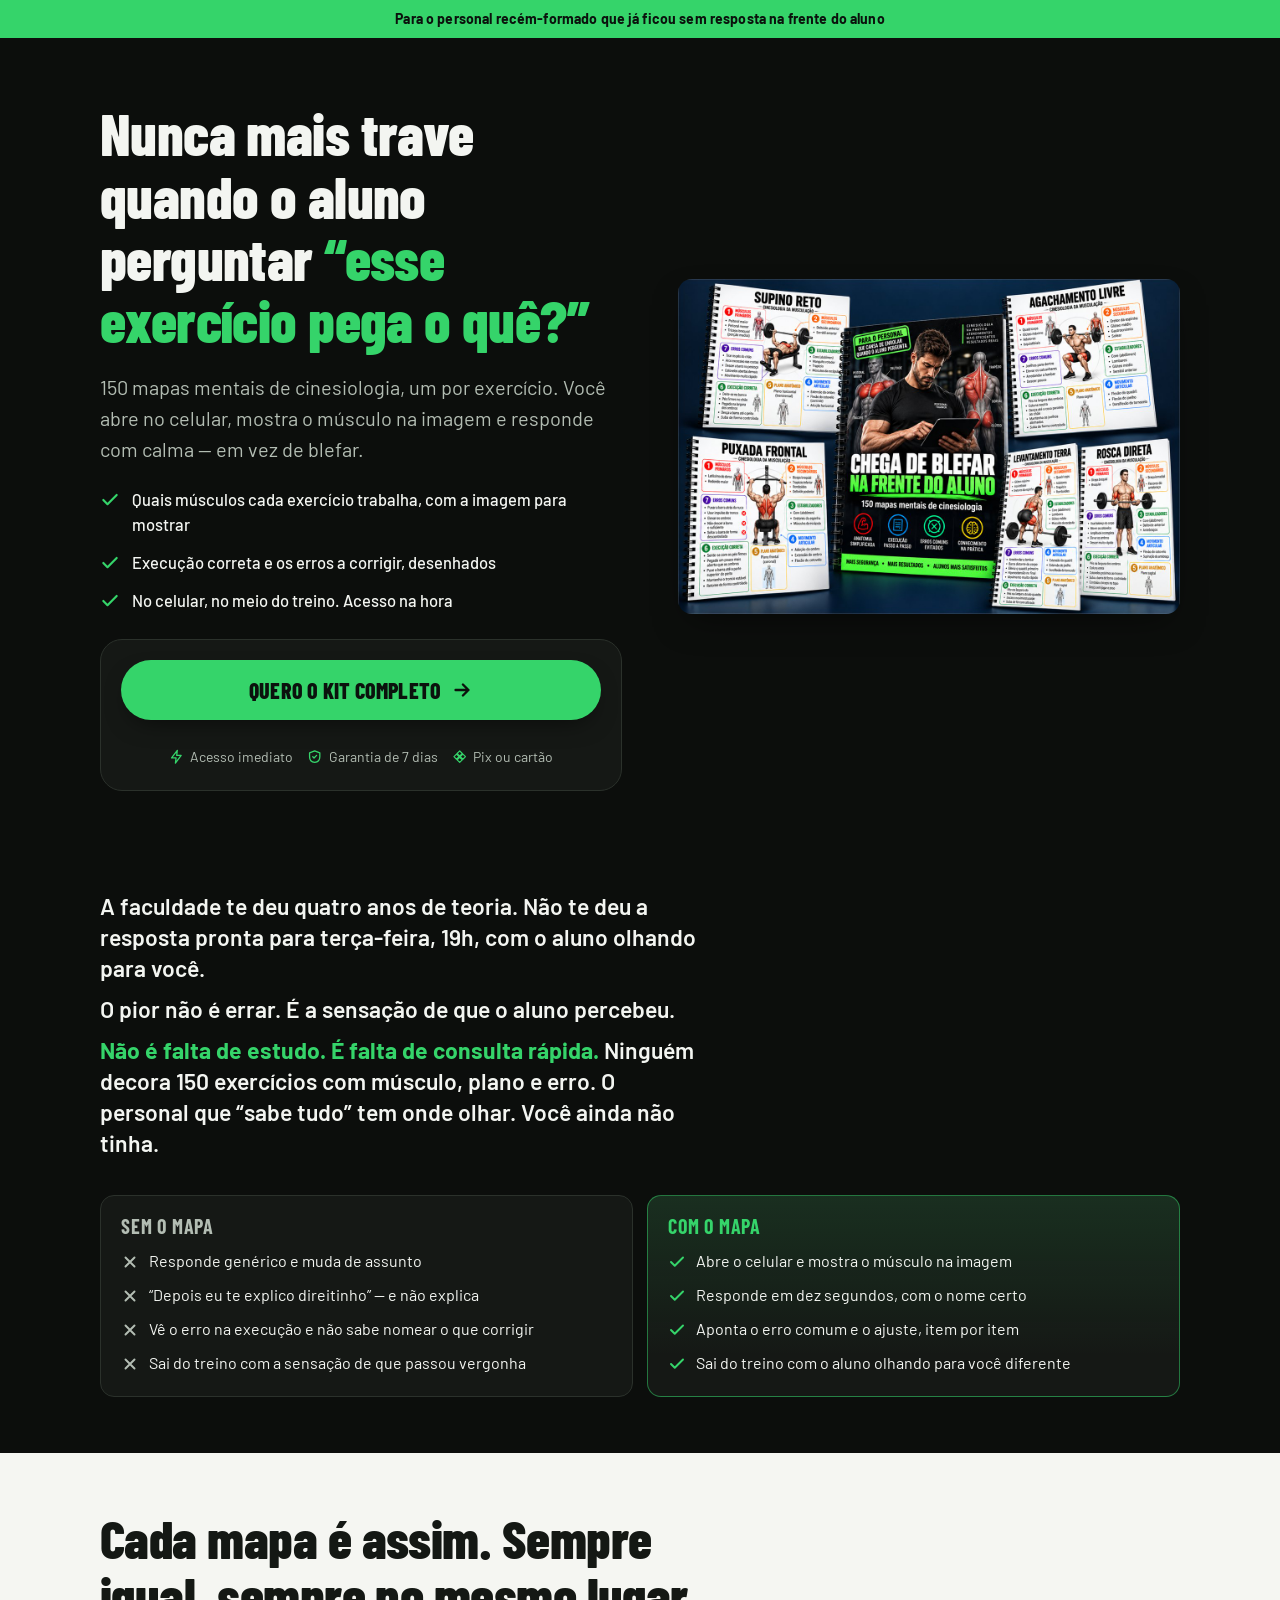
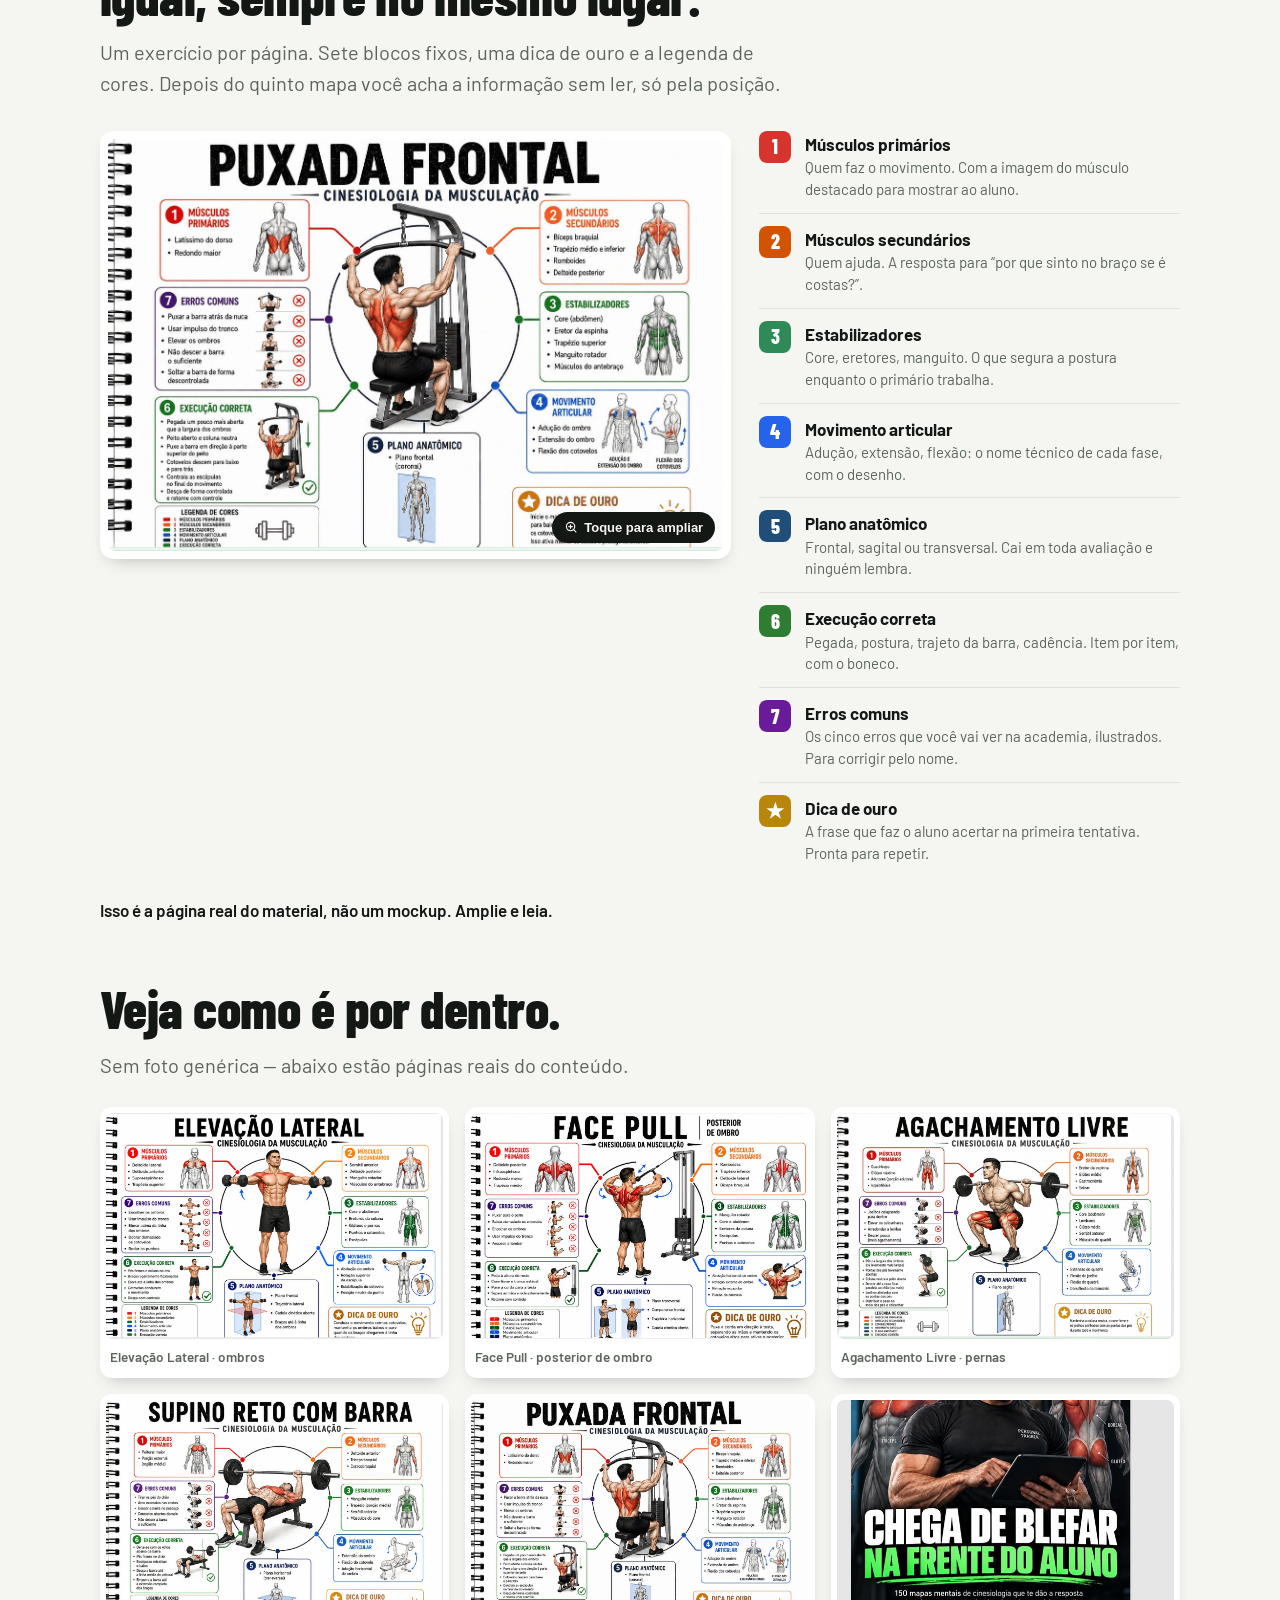
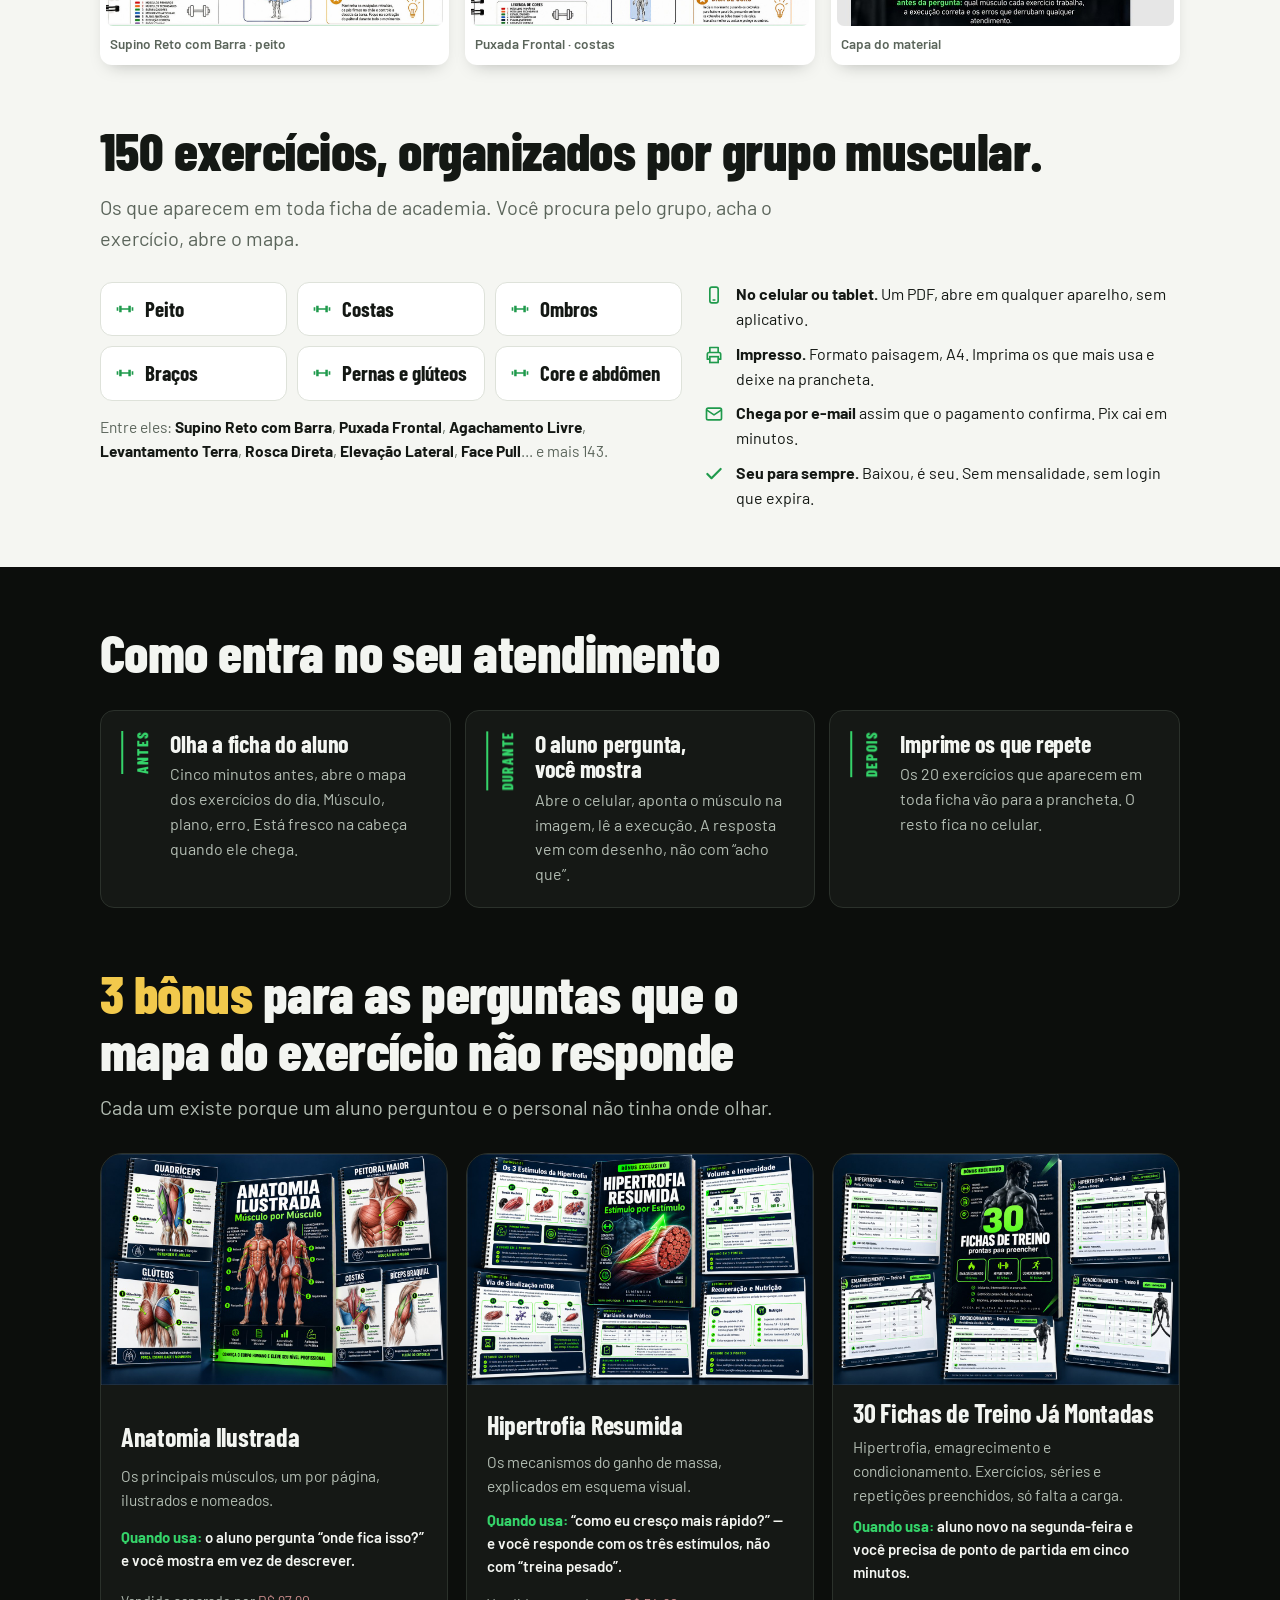
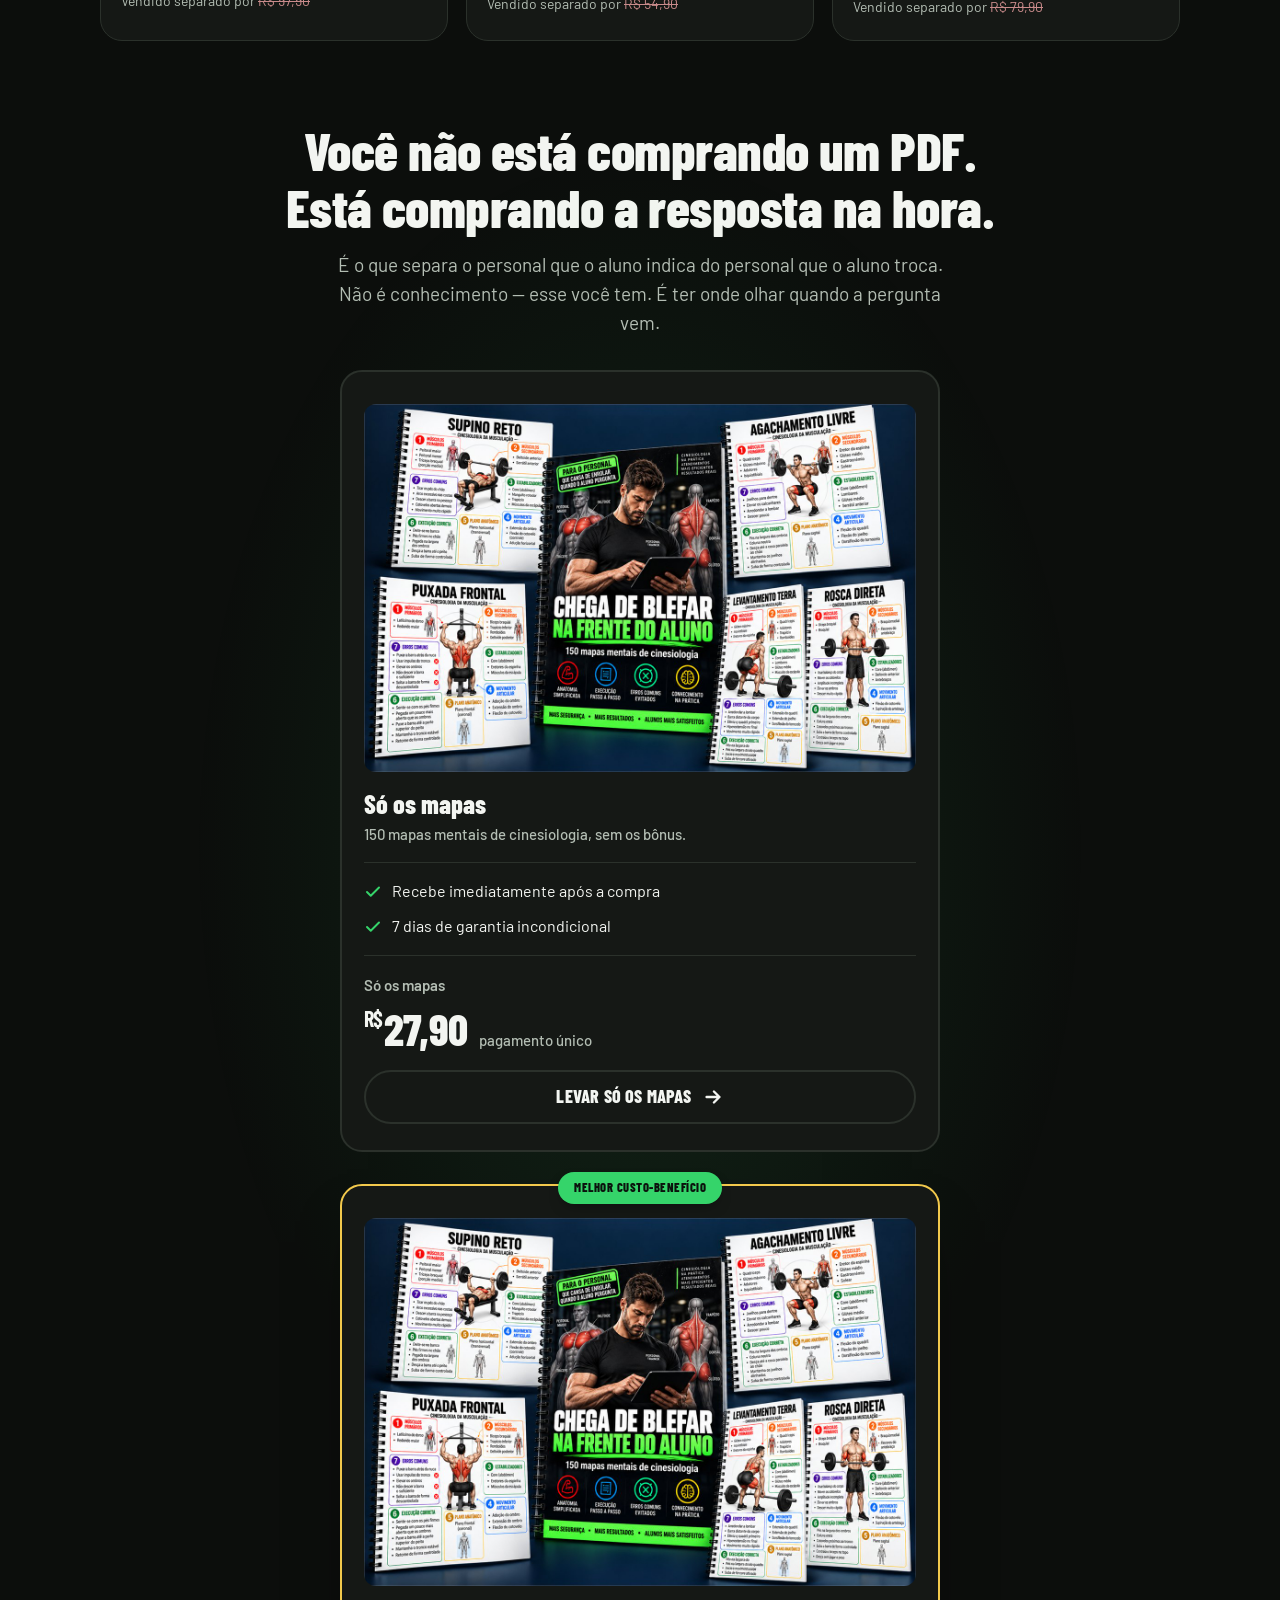
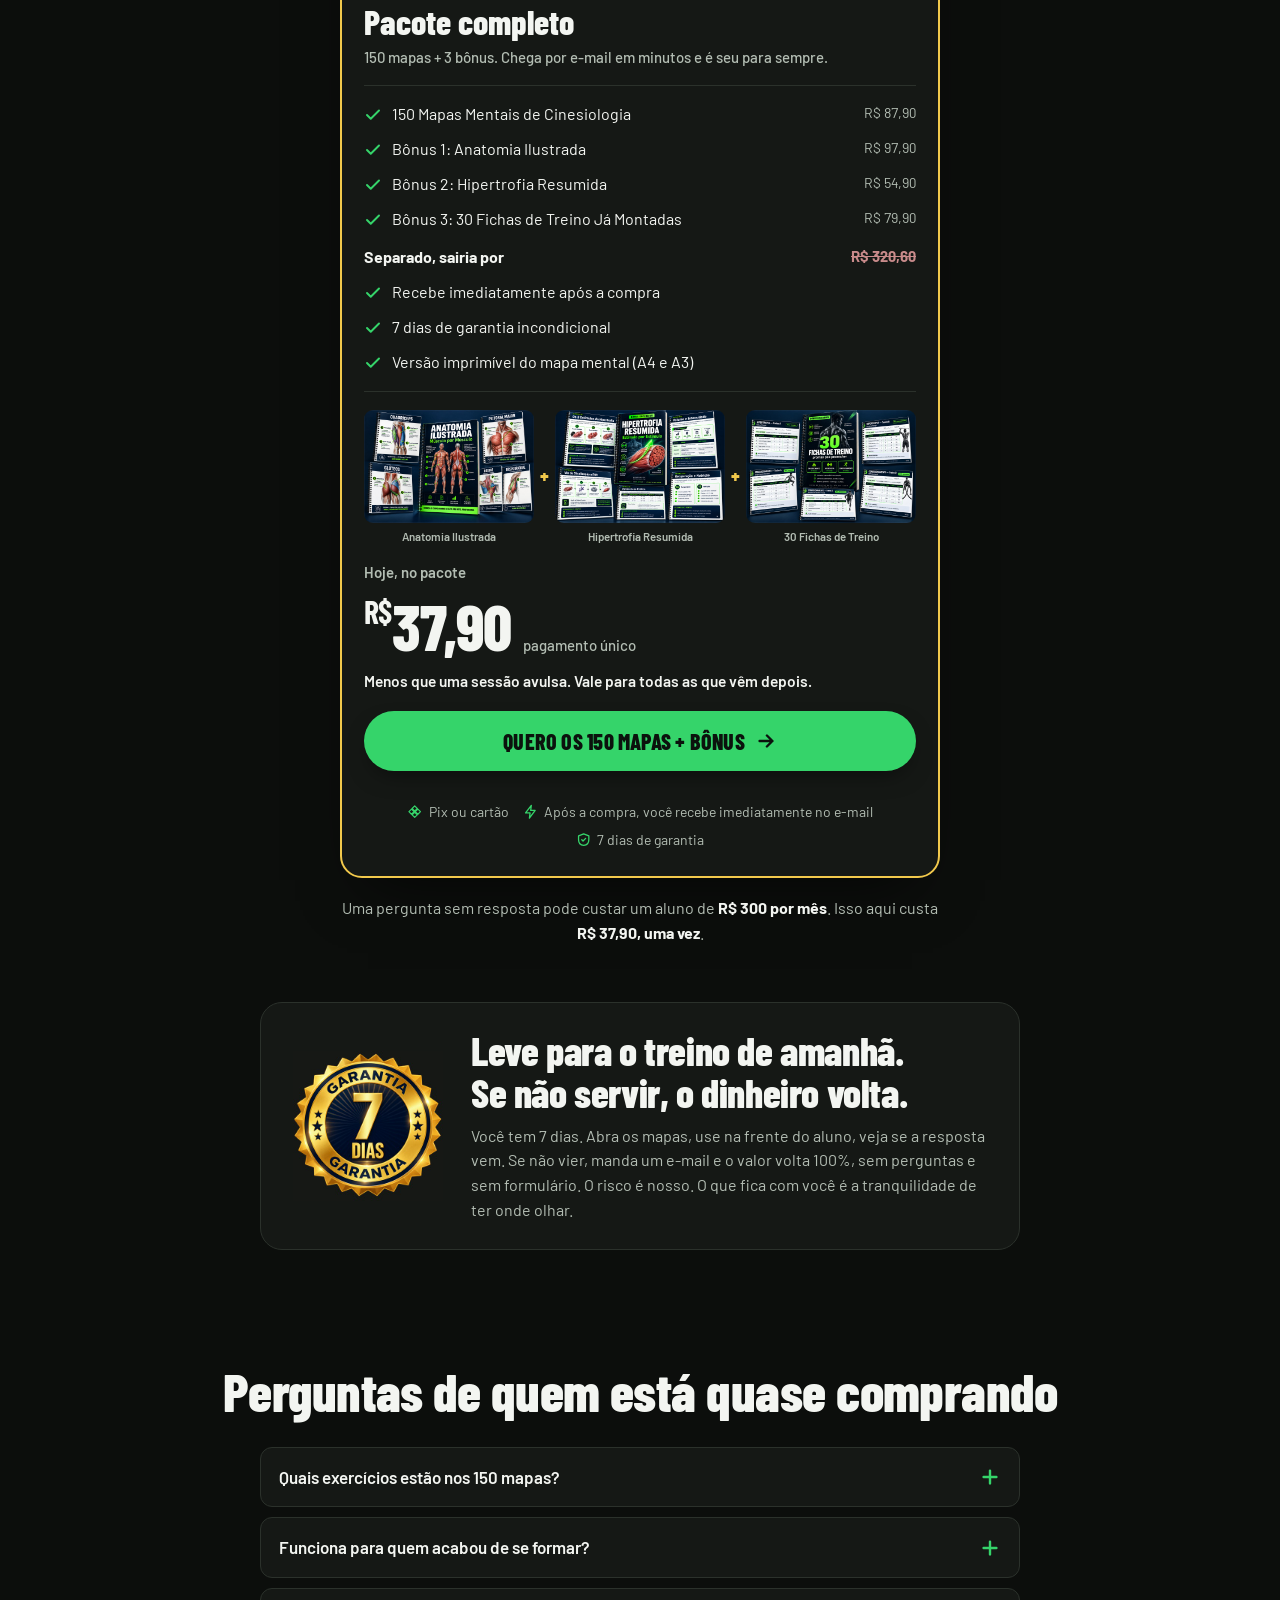
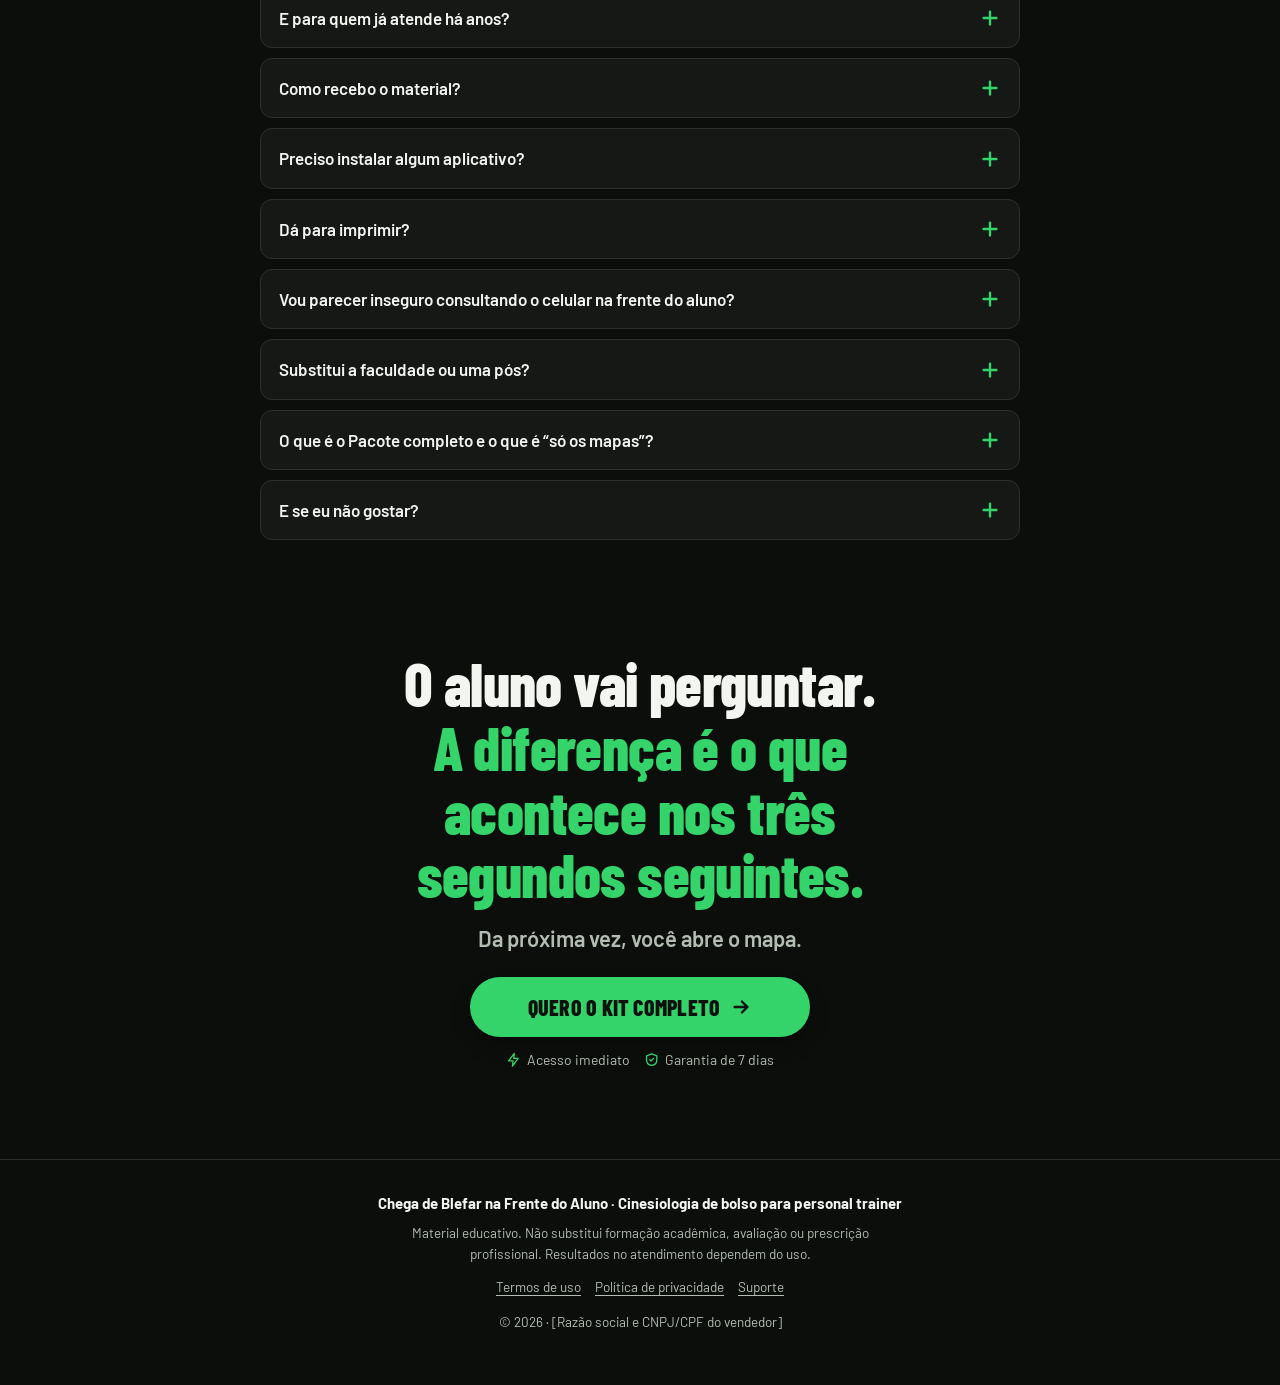
<file: index.html>
<!DOCTYPE html>
<html lang="pt-BR">
<head>
<meta charset="UTF-8">
<meta name="viewport" content="width=device-width, initial-scale=1.0">
<title>Chega de Blefar na Frente do Aluno — 150 Mapas Mentais de Cinesiologia</title>
<meta name="description" content="150 mapas mentais de cinesiologia da musculação, um por exercício: músculos, execução correta e erros comuns. Abre no celular, entre uma série e outra. Para o personal recém-formado.">
<meta property="og:type" content="website">
<meta property="og:title" content="Chega de Blefar na Frente do Aluno — 150 Mapas Mentais de Cinesiologia">
<meta property="og:description" content="Um mapa por exercício: músculos, execução correta e erros comuns. Abre no celular, entre uma série e outra.">
<meta property="og:image" content="img/mockup-principal.jpg">
<meta name="theme-color" content="#0C0E0C">
<link rel="icon" href="data:image/svg+xml,%3Csvg xmlns='http://www.w3.org/2000/svg' viewBox='0 0 64 64'%3E%3Crect width='64' height='64' rx='14' fill='%230C0E0C'/%3E%3Cpath d='M14 34l12 12 24-26' fill='none' stroke='%2335D46A' stroke-width='8' stroke-linecap='round' stroke-linejoin='round'/%3E%3C/svg%3E">
<link rel="preconnect" href="https://fonts.googleapis.com">
<link rel="preconnect" href="https://fonts.gstatic.com" crossorigin>
<link href="https://fonts.googleapis.com/css2?family=Barlow+Condensed:wght@700;800&family=Barlow:wght@400;500;600;700&display=swap" rel="stylesheet">
<link rel="preload" as="image" href="img/mockup-principal.jpg">

<!-- ==== MICROSOFT CLARITY ==== -->
<script type="text/javascript">
    (function(c,l,a,r,i,t,y){
        c[a]=c[a]||function(){(c[a].q=c[a].q||[]).push(arguments)};
        t=l.createElement(r);t.async=1;t.src="https://www.clarity.ms/tag/"+i;
        y=l.getElementsByTagName(r)[0];y.parentNode.insertBefore(t,y);
    })(window, document, "clarity", "script", "yj0cbfyyhu");
</script>

<!-- Meta Pixel Code -->
<script>
!function(f,b,e,v,n,t,s)
{if(f.fbq)return;n=f.fbq=function(){n.callMethod?
n.callMethod.apply(n,arguments):n.queue.push(arguments)};
if(!f._fbq)f._fbq=n;n.push=n;n.loaded=!0;n.version='2.0';
n.queue=[];t=b.createElement(e);t.async=!0;
t.src=v;s=b.getElementsByTagName(e)[0];
s.parentNode.insertBefore(t,s)}(window, document,'script',
'https://connect.facebook.net/en_US/fbevents.js');
fbq('init', '1719421849133886');
fbq('track', 'PageView');
</script>
<noscript><img height="1" width="1" style="display:none"
src="https://www.facebook.com/tr?id=1719421849133886&ev=PageView&noscript=1"
/></noscript>
<!-- End Meta Pixel Code -->

<style>
  :root{
    --bg:#0C0E0C;
    --surface:#151815;
    --surface-2:#1C201C;
    --line:#2B312B;
    --text:#F3F5F1;
    --muted:#B3BDB3;
    --green:#35D46A;
    --green-deep:#1F9A4C;
    --green-tint:rgba(53,212,106,.12);
    --ink:#0B120D;
    --paper:#F5F6F2;
    --paper-2:#FFFFFF;
    --paper-line:#DEE2DA;
    --paper-text:#141814;
    --paper-muted:#5B655B;
    --old:#C98B8B;
    --gold:#F2C94C;
    --gold-soft:#FFE08A;
    --radius:14px;
    --radius-lg:22px;
    --shadow:0 14px 34px -12px rgba(0,0,0,.55);
    --shadow-paper:0 8px 18px -10px rgba(20,24,20,.35);
    --display:'Barlow Condensed',Impact,sans-serif;
    --body:'Barlow',system-ui,sans-serif;
    --max:1120px;
  }
  *{box-sizing:border-box;}
  html{scroll-behavior:smooth;-webkit-text-size-adjust:100%;}
  body{
    margin:0;background:var(--bg);color:var(--text);
    font-family:var(--body);font-size:17px;line-height:1.55;
    -webkit-font-smoothing:antialiased;overflow-x:hidden;
  }
  ::selection{background:var(--green);color:var(--ink);}
  :focus-visible{outline:3px solid var(--green);outline-offset:3px;border-radius:6px;}
  img{display:block;max-width:100%;height:auto;}
  a{color:inherit;text-decoration:none;}
  ul,ol{margin:0;padding:0;list-style:none;}
  p{margin:0;}
  h1,h2,h3{font-family:var(--display);font-weight:800;line-height:1.06;margin:0;letter-spacing:-.01em;text-wrap:balance;}
  h2{font-size:clamp(34px,6.4vw,54px);}
  h3{font-size:clamp(22px,3.6vw,28px);font-weight:700;}
  .wrap{max-width:var(--max);margin:0 auto;padding:0 20px;}
  .narrow{max-width:720px;margin-left:auto;margin-right:auto;}
  section{padding:56px 0;}
  .lead{font-size:clamp(17px,2.2vw,20px);color:var(--muted);max-width:62ch;margin-top:14px;}
  .paper .lead{color:var(--paper-muted);}
  .icon{width:1.1em;height:1.1em;flex:0 0 auto;}
  .sr{position:absolute;width:1px;height:1px;overflow:hidden;clip:rect(0 0 0 0);white-space:nowrap;}

  /* ===== Botões ===== */
  .btn{
    line-height:1.1;display:inline-flex;align-items:center;justify-content:center;gap:10px;
    font-family:var(--display);font-weight:800;font-size:22px;letter-spacing:.01em;text-transform:uppercase;
    min-height:60px;padding:14px 28px;border-radius:999px;border:0;cursor:pointer;width:100%;
    background:var(--green);color:var(--ink);
    box-shadow:0 10px 24px -10px rgba(0,0,0,.6);
    transition:transform .18s cubic-bezier(.2,.8,.2,1),box-shadow .18s,background .18s;
  }
  .btn:hover{background:#4BE07C;transform:translateY(-2px);box-shadow:0 16px 30px -12px rgba(0,0,0,.65);}
  .btn:active{transform:translateY(0);}
  .btn .icon{width:22px;height:22px;}
  .btn-ghost{
    background:transparent;color:var(--text);border:2px solid var(--line);box-shadow:none;font-size:18px;min-height:52px;
  }
  .btn-ghost:hover{background:var(--surface-2);border-color:var(--muted);box-shadow:none;}
  .btn-note{margin-top:12px;font-size:14px;color:var(--muted);display:flex;flex-wrap:wrap;gap:6px 14px;align-items:center;justify-content:center;}
  .btn-note span{display:inline-flex;align-items:center;gap:6px;}
  .btn-note .icon{color:var(--green);}
  @media(min-width:760px){.btn{width:auto;min-width:340px;}}

  /* ===== Barra de topo ===== */
  .topbar{
    background:var(--green);color:var(--ink);text-align:center;
    font-weight:700;font-size:14px;line-height:1.3;padding:10px 16px;letter-spacing:.01em;
  }

  /* ===== Hero ===== */
  .hero{padding:40px 0 48px;position:relative;overflow:hidden;}
  .hero::before{
    content:"";position:absolute;inset:auto -30% -40% -30%;height:70%;
    background:radial-gradient(60% 60% at 50% 100%,rgba(53,212,106,.16),transparent 70%);
    pointer-events:none;
  }
  .hero-grid{display:grid;gap:24px;position:relative;grid-template-areas:"h1" "media" "rest";}
  .hero-h1{grid-area:h1;} .hero-media{grid-area:media;} .hero-rest{grid-area:rest;}
  .hero h1{font-size:clamp(40px,4.6vw,60px);}
  .hero h1 em{font-style:normal;color:var(--green);}
  .hero .lead{margin-top:0;}
  .hero-media{margin:0 -8px;}
  .hero-media img{border-radius:var(--radius);box-shadow:var(--shadow);width:100%;aspect-ratio:3/2;object-fit:cover;}
  .hero-points{margin-top:22px;display:grid;gap:12px;}
  .hero-points li{display:flex;gap:12px;align-items:flex-start;font-weight:500;font-size:16.5px;}
  .hero-points .icon{color:var(--green);margin-top:3px;width:20px;height:20px;}
  .hero-offer{
    margin-top:26px;background:var(--surface);border:1px solid var(--line);border-radius:var(--radius-lg);
    padding:20px 20px 22px;display:grid;gap:14px;
  }
  .price-row{display:flex;align-items:baseline;gap:12px;flex-wrap:wrap;}
  .price-row .label{font-weight:600;color:var(--muted);font-size:15px;flex-basis:100%;}
  .price-row .old{color:var(--old);text-decoration:line-through;font-size:17px;font-weight:500;}
  .price-row .now{font-family:var(--display);font-weight:800;font-size:56px;line-height:.9;color:var(--text);letter-spacing:-.02em;}
  .price-row .now small{font-size:.5em;vertical-align:top;margin-right:2px;font-weight:700;}
  .price-row .per{font-size:15px;color:var(--muted);font-weight:500;}
  @media(min-width:900px){
    .hero{padding:64px 0 80px;}
    .hero-grid{grid-template-columns:1.02fr .98fr;gap:20px 56px;align-items:center;grid-template-areas:"h1 media" "rest media";}
    .hero-media{margin:0;}
  }

  /* ===== Dor ===== */
  .dor{padding-top:20px;}
  .contraste{margin-top:0;border-left:0;display:grid;gap:10px;max-width:60ch;}
  .contraste p{font-size:clamp(19px,2.6vw,23px);font-weight:600;line-height:1.35;}
  .contraste p strong{color:var(--green);font-weight:700;}
  .semcom{margin-top:36px;display:grid;gap:14px;}
  .semcom > div{border-radius:var(--radius);padding:20px;border:1px solid var(--line);background:var(--surface);}
  .semcom h3{font-size:20px;letter-spacing:.04em;text-transform:uppercase;color:var(--muted);}
  .semcom .com{border-color:rgba(53,212,106,.5);background:linear-gradient(180deg,var(--green-tint),transparent 80%),var(--surface);}
  .semcom .com h3{color:var(--green);}
  .semcom ul{margin-top:12px;display:grid;gap:9px;}
  .semcom li{display:flex;gap:10px;align-items:flex-start;font-size:16px;}
  .semcom .icon{margin-top:4px;width:18px;height:18px;color:var(--muted);}
  .semcom .com .icon{color:var(--green);}
  @media(min-width:760px){.semcom{grid-template-columns:1fr 1fr;}}

  /* Depoimentos (reaproveita o cartão de citação) */
  .cenas{display:grid;gap:14px;}
  .cena{
    background:var(--surface);border:1px solid var(--line);border-radius:var(--radius);padding:18px 20px;
    display:grid;gap:8px;
  }
  .cena q{font-family:var(--display);font-weight:700;font-size:26px;line-height:1.12;color:var(--text);quotes:"“" "”";}
  .cena p{color:var(--muted);font-size:16px;}
  @media(min-width:760px){.cenas{grid-template-columns:repeat(3,1fr);}}

  /* ===== Superfície clara (prova de produto) ===== */
  .paper{background:var(--paper);color:var(--paper-text);}
  .paper h2,.paper h3{color:var(--paper-text);}
  .paper ::selection{background:var(--paper-text);color:var(--paper);}

  /* Dissecação */
  .disseca-grid{margin-top:32px;display:grid;gap:28px;}
  .mapa-grande{
    background:var(--paper-2);border:0;border-radius:var(--radius);padding:8px;
    box-shadow:var(--shadow-paper);position:relative;cursor:zoom-in;
  }
  .mapa-grande img{border-radius:8px;aspect-ratio:1287/862;width:100%;object-fit:cover;}
  .zoom-hint{
    position:absolute;right:16px;bottom:16px;background:var(--paper-text);color:var(--paper);
    font-size:13px;font-weight:600;padding:8px 12px;border-radius:999px;display:inline-flex;gap:6px;align-items:center;
  }
  .blocos{display:grid;gap:0;counter-reset:bloco;}
  .blocos li{
    display:grid;grid-template-columns:34px 1fr;gap:12px;padding:12px 0;border-top:1px solid var(--paper-line);align-items:start;
  }
  .blocos li:first-child{border-top:0;padding-top:0;}
  .blocos .n{
    font-family:var(--display);font-weight:800;font-size:20px;width:32px;height:32px;border-radius:8px;
    display:grid;place-items:center;color:#fff;
  }
  .blocos b{display:block;font-size:17px;}
  .blocos span{display:block;color:var(--paper-muted);font-size:15px;line-height:1.45;}
  .bl-1{background:#D6342C;} .bl-2{background:#D35400;} .bl-3{background:#2E8B57;} .bl-4{background:#2563EB;}
  .bl-5{background:#1F4E79;} .bl-6{background:#2E7D32;} .bl-7{background:#6A1B9A;} .bl-8{background:#B8860B;}
  .disseca-nota{margin-top:20px;font-size:17px;font-weight:600;color:var(--paper-text);max-width:56ch;}
  @media(min-width:900px){.disseca-grid{grid-template-columns:1.2fr .8fr;align-items:start;} .mapa-grande{position:sticky;top:20px;}}

  /* Galeria */
  .galeria{padding-top:0;}
  .galeria-grid{margin-top:26px;display:grid;grid-template-columns:1fr 1fr;gap:12px;}
  .galeria button{
    all:unset;cursor:zoom-in;display:block;background:var(--paper-2);border-radius:12px;
    padding:6px;box-shadow:var(--shadow-paper);transition:transform .2s cubic-bezier(.2,.8,.2,1);
  }
  .galeria button:hover{transform:translateY(-3px);}
  .galeria button:focus-visible{outline:3px solid var(--paper-text);outline-offset:3px;}
  .galeria img{border-radius:7px;aspect-ratio:1287/862;width:100%;object-fit:cover;}
  .galeria figcaption{font-size:13.5px;font-weight:600;padding:8px 4px 4px;color:var(--paper-muted);}
  @media(min-width:760px){.galeria-grid{grid-template-columns:repeat(3,1fr);gap:16px;}}

  /* Índice do conteúdo */
  .incluso{padding-top:0;}
  .incluso-grid{margin-top:28px;display:grid;gap:22px;}
  .grupos{display:grid;grid-template-columns:1fr 1fr;gap:10px;}
  .grupos li{
    background:var(--paper-2);border:1px solid var(--paper-line);border-radius:12px;padding:14px 14px;
    font-family:var(--display);font-weight:700;font-size:21px;line-height:1.15;display:flex;align-items:center;gap:10px;
  }
  .grupos .icon{color:var(--green-deep);width:20px;height:20px;}
  .exemplos{color:var(--paper-muted);font-size:15.5px;line-height:1.6;}
  .exemplos b{color:var(--paper-text);}
  .formatos{display:grid;gap:10px;}
  .formatos li{display:flex;gap:12px;align-items:flex-start;font-size:16px;}
  .formatos .icon{color:var(--green-deep);margin-top:3px;width:20px;height:20px;}
  @media(min-width:760px){.incluso-grid{grid-template-columns:1.1fr .9fr;} .grupos{grid-template-columns:repeat(3,1fr);}}

  /* ===== Como usar ===== */
  .passos{margin-top:30px;display:grid;gap:14px;counter-reset:passo;}
  .passo{
    border:1px solid var(--line);background:var(--surface);border-radius:var(--radius);padding:20px;
    display:grid;grid-template-columns:auto 1fr;gap:16px;align-items:start;
  }
  .passo .quando{
    font-family:var(--display);font-weight:800;font-size:15px;letter-spacing:.08em;text-transform:uppercase;color:var(--green);
    writing-mode:vertical-rl;transform:rotate(180deg);border-right:2px solid var(--green);padding-right:8px;
  }
  .passo h3{font-size:24px;}
  .passo p{margin-top:6px;color:var(--muted);font-size:16px;}
  @media(min-width:760px){.passos{grid-template-columns:repeat(3,1fr);}}

  /* ===== Bônus ===== */
  .bonus{padding-top:0;}
  .bonus h2 em{font-style:normal;color:var(--gold);}
  .bonus-grid{margin-top:30px;display:grid;gap:18px;}
  .bonus-item{
    display:grid;gap:14px;background:var(--surface);border:1px solid var(--line);border-radius:var(--radius-lg);overflow:hidden;
  }
  .bonus-item img{aspect-ratio:3/2;object-fit:cover;width:100%;}
  .bonus-body{padding:0 20px 22px;display:grid;gap:8px;}
  .bonus-body h3{font-size:26px;}
  .bonus-body p{color:var(--muted);font-size:15.5px;}
  .bonus-body .quando{font-size:15px;color:var(--text);font-weight:600;}
  .bonus-body .quando b{color:var(--green);font-weight:700;}
  .bonus-body .valor{font-size:14px;color:var(--muted);margin-top:4px;}
  .bonus-body .valor s{color:var(--old);}
  @media(min-width:760px){.bonus-grid{grid-template-columns:repeat(3,1fr);}}

  /* ===== Oferta ===== */
  .oferta{padding-top:24px;position:relative;}
  .oferta::before{
    content:"";position:absolute;inset:0;
    background:radial-gradient(50% 40% at 50% 30%,rgba(53,212,106,.12),transparent 70%);pointer-events:none;
  }
  .oferta-card{
    position:relative;max-width:600px;margin:24px auto 0;background:var(--surface);
    border:2px solid var(--gold);border-radius:var(--radius-lg);padding:18px 16px 20px;
    box-shadow:0 30px 60px -28px rgba(0,0,0,.7);display:grid;gap:12px;
    animation:oferta-pulse 2.4s ease-in-out infinite;
  }
  @keyframes oferta-pulse{
    0%,100%{border-color:var(--gold);box-shadow:0 30px 60px -28px rgba(0,0,0,.7),0 0 0 0 rgba(242,201,76,.55);}
    50%{border-color:var(--gold-soft);box-shadow:0 30px 60px -28px rgba(0,0,0,.7),0 0 26px 6px rgba(242,201,76,.6);}
  }
  .oferta-mockup{width:100%;aspect-ratio:16/10;object-fit:cover;border-radius:10px;margin-top:2px;}
  .oferta-bonus-thumbs{display:flex;align-items:center;gap:5px;}
  .oferta-bonus-thumbs img{width:100%;aspect-ratio:3/2;object-fit:cover;border-radius:8px;display:block;}
  .oferta-bonus-thumbs figure{flex:1;min-width:0;margin:0;}
  .oferta-bonus-thumbs figcaption{font-size:10px;font-weight:600;color:var(--muted);text-align:center;margin-top:4px;line-height:1.25;}
  .oferta-bonus-thumbs .thumb-plus{flex:0 0 auto;font-family:var(--display);font-weight:800;font-size:15px;color:var(--gold);line-height:1;}
  .oferta-card .nome{font-family:var(--display);font-weight:800;font-size:23px;line-height:1.08;}
  .oferta-card .nome small{display:block;font-family:var(--body);font-weight:500;font-size:13px;line-height:1.35;color:var(--muted);margin-top:4px;letter-spacing:0;}
  .stack{display:grid;gap:7px;border-top:1px solid var(--line);border-bottom:1px solid var(--line);padding:12px 0;}
  .stack li{display:flex;justify-content:space-between;gap:12px;align-items:flex-start;font-size:13.5px;}
  .stack li > span:first-child{display:flex;gap:8px;align-items:flex-start;}
  .stack .icon{color:var(--green);margin-top:3px;width:15px;height:15px;}
  .stack .v{color:var(--muted);font-size:12px;white-space:nowrap;font-variant-numeric:tabular-nums;}
  .stack li.total{font-weight:700;padding-top:4px;}
  .stack li.total .v{color:var(--old);text-decoration:line-through;font-size:13px;}
  .oferta-card .price-row .now{font-size:42px;}
  .oferta-intro{max-width:58ch;margin:14px auto 0;text-align:center;color:var(--muted);font-size:clamp(17px,2.2vw,19px);position:relative;}
  .preco-nota{font-size:13.5px;font-weight:600;color:var(--text);margin-top:-4px;}
  .oferta-compara{max-width:600px;margin:18px auto 0;text-align:center;font-size:16px;color:var(--muted);position:relative;}
  .oferta-compara b{color:var(--text);}
  .final-linha{margin-top:14px;font-size:clamp(18px,2.4vw,22px);font-weight:600;color:var(--muted);}
  .oferta-card-basico{border-color:var(--line);box-shadow:none;animation:none;}
  .oferta-card-basico .nome{font-size:19px;}
  .oferta-card-basico .price-row .now{font-size:32px;}
  @media(min-width:760px){
    .oferta-card{padding:26px 22px 26px;gap:18px;margin-top:32px;}
    .oferta-mockup{aspect-ratio:3/2;margin-top:6px;border-radius:12px;}
    .oferta-bonus-thumbs{gap:6px;}
    .oferta-bonus-thumbs img{border-radius:9px;}
    .oferta-bonus-thumbs figcaption{font-size:11.5px;margin-top:6px;}
    .oferta-bonus-thumbs .thumb-plus{font-size:20px;}
    .oferta-card .nome{font-size:34px;}
    .oferta-card .nome small{font-size:15px;margin-top:6px;}
    .stack{gap:10px;padding:16px 0;}
    .stack li{font-size:16px;}
    .stack li > span:first-child{gap:10px;}
    .stack .icon{width:18px;height:18px;margin-top:4px;}
    .stack .v{font-size:14px;}
    .stack li.total .v{font-size:15px;}
    .oferta-card .price-row .now{font-size:64px;}
    .preco-nota{font-size:15.5px;margin-top:-6px;}
    .oferta-card-basico .nome{font-size:26px;}
    .oferta-card-basico .price-row .now{font-size:44px;}
  }
  .oferta-badge{
    position:absolute;top:-14px;left:50%;transform:translateX(-50%);
    background:var(--green);color:var(--ink);font-family:var(--display);font-weight:800;
    font-size:12.5px;letter-spacing:.04em;text-transform:uppercase;padding:6px 16px;border-radius:999px;
    white-space:nowrap;box-shadow:0 6px 14px -6px rgba(0,0,0,.5);
  }

  /* ===== Garantia ===== */
  .garantia{padding-top:0;}
  .garantia-box{
    max-width:760px;margin:0 auto;display:grid;gap:18px;align-items:center;
    background:var(--surface);border:1px solid var(--line);border-radius:var(--radius-lg);padding:26px 22px;
  }
  .garantia-box img{width:150px;margin:0 auto;}
  .garantia-box h2{font-size:clamp(30px,5vw,40px);}
  .garantia-box p{color:var(--muted);margin-top:10px;font-size:16px;}
  @media(min-width:700px){.garantia-box{grid-template-columns:170px 1fr;text-align:left;}}

  /* ===== FAQ ===== */
  .faq-list{margin-top:28px;display:grid;gap:10px;max-width:760px;margin-left:auto;margin-right:auto;}
  details{background:var(--surface);border:1px solid var(--line);border-radius:12px;padding:0 18px;}
  details[open]{border-color:rgba(53,212,106,.5);}
  summary{
    list-style:none;cursor:pointer;padding:16px 0;font-weight:600;font-size:17px;
    display:flex;justify-content:space-between;align-items:center;gap:14px;
  }
  summary::-webkit-details-marker{display:none;}
  summary .icon{width:22px;height:22px;color:var(--green);transition:transform .2s;}
  details[open] summary .icon{transform:rotate(45deg);}
  details p{padding:0 0 18px;color:var(--muted);font-size:16px;}
  details p a{text-decoration:underline;text-underline-offset:3px;}

  /* ===== Fechamento ===== */
  .final{text-align:center;padding-bottom:88px;}
  .final h2{font-size:clamp(36px,7vw,60px);margin:0 auto;}
  @media(min-width:760px){.final h2{max-width:18ch;}}
  .final h2 em{font-style:normal;color:var(--green);}
  .final .btn{margin-top:22px;}

  footer{border-top:1px solid var(--line);padding:32px 0 120px;color:var(--muted);font-size:13.5px;text-align:center;}
  footer b{color:var(--text);display:block;font-size:15px;margin-bottom:8px;}
  footer p{max-width:60ch;margin:0 auto 12px;}
  footer nav{display:flex;gap:14px;justify-content:center;flex-wrap:wrap;}
  footer nav a{text-decoration:underline;text-underline-offset:3px;}
  @media(min-width:760px){footer{padding-bottom:40px;}}

  /* ===== Barra fixa (celular) ===== */
  .sticky{
    position:fixed;left:0;right:0;bottom:0;z-index:50;
    background:rgba(12,14,12,.92);backdrop-filter:blur(10px);-webkit-backdrop-filter:blur(10px);
    border-top:1px solid var(--line);padding:10px 16px calc(10px + env(safe-area-inset-bottom));
    display:flex;align-items:center;gap:12px;
    transform:translateY(110%);transition:transform .35s cubic-bezier(.2,.8,.2,1);
  }
  .sticky.on{transform:translateY(0);}
  .sticky .btn{flex:1;min-height:50px;font-size:19px;padding:10px 16px;width:auto;min-width:0;}
  @media(min-width:760px){.sticky{display:none;}}

  /* ===== Lightbox ===== */
  dialog.lb{
    border:0;padding:0;background:transparent;max-width:100vw;max-height:100vh;width:100vw;height:100vh;margin:0;
  }
  dialog.lb::backdrop{background:rgba(6,8,6,.92);}
  .lb-inner{width:100%;height:100%;overflow:auto;display:grid;place-items:center;padding:16px;}
  .lb-inner img{max-width:min(1287px,100%);width:100%;border-radius:10px;background:#fff;}
  .lb-close{
    position:fixed;top:14px;right:14px;width:46px;height:46px;border-radius:50%;border:0;background:var(--green);color:var(--ink);
    display:grid;place-items:center;cursor:pointer;z-index:2;
  }
  .lb-close .icon{width:22px;height:22px;}
  .lb-tip{position:fixed;left:50%;bottom:16px;transform:translateX(-50%);font-size:13px;color:var(--muted);background:rgba(12,14,12,.8);padding:6px 12px;border-radius:999px;}

  /* ===== Movimento (um momento só: entrada do hero) ===== */
  @media(prefers-reduced-motion:no-preference){
    .hero-h1,.hero-media,.hero-rest{animation:rise .7s cubic-bezier(.16,1,.3,1) both;}
    .hero-media{animation-delay:.1s;} .hero-rest{animation-delay:.18s;}
    @keyframes rise{from{opacity:0;transform:translateY(18px);}to{opacity:1;transform:none;}}
  }
  @media(prefers-reduced-motion:reduce){
    html{scroll-behavior:auto;} .sticky{transition:none;} .btn,.galeria button{transition:none;}
    .oferta-card{animation:none;}
  }

  /* ===== Impressão / PDF ===== */
  @media print{
    @page{size:A4;margin:0;}
    html,body{background:var(--bg);}
    body{-webkit-print-color-adjust:exact;print-color-adjust:exact;font-size:15px;}
    .wrap{padding:0 34px;}
    .sticky,dialog,.zoom-hint,.hero::before,.oferta::before{display:none!important;}
    *{box-shadow:none!important;text-shadow:none!important;} /* sombras viram blocos pretos na compressão do PDF */
    .hero-h1,.hero-media,.hero-rest,.oferta-card{animation:none!important;}
    .hero{padding:36px 0 40px;}
    section{padding:40px 0;}
    h2{break-after:avoid;}
    .cena,.bonus-item,.oferta-card,.garantia-box,details,.passo,.galeria figure,.mapa-grande,.hero-offer,.semcom > div,.blocos li,.grupos li,.formatos li{break-inside:avoid;}
    .mapa-grande{position:static;cursor:default;}
    .galeria button,.mapa-grande{box-shadow:none;}
    .disseca,.oferta,.incluso,.bonus{break-before:page;}
    .incluso-grid,.final,footer{break-inside:avoid;}
    footer{padding-bottom:40px;}
    /* no papel a largura é menor que a dos breakpoints: força a composição de tela larga */
    .hero-media{max-width:72%;margin:0 auto;}
    .cenas,.bonus-grid,.galeria-grid,.passos,.grupos{grid-template-columns:repeat(3,1fr);}
    .semcom{grid-template-columns:1fr 1fr;}
    .incluso-grid{grid-template-columns:1.1fr .9fr;}
    .disseca-grid{grid-template-columns:1.15fr .85fr;align-items:start;}
    .garantia-box{grid-template-columns:150px 1fr;}
    .btn{width:auto;min-width:340px;}
    .final h2{max-width:18ch;}
    .bonus-body h3{font-size:22px;}
  }
</style>
</head>
<body>

<svg width="0" height="0" style="position:absolute" aria-hidden="true">
  <symbol id="i-check" viewBox="0 0 24 24"><path d="M20 6 9 17l-5-5" fill="none" stroke="currentColor" stroke-width="2.6" stroke-linecap="round" stroke-linejoin="round"/></symbol>
  <symbol id="i-x" viewBox="0 0 24 24"><path d="M18 6 6 18M6 6l12 12" fill="none" stroke="currentColor" stroke-width="2.6" stroke-linecap="round"/></symbol>
  <symbol id="i-arrow" viewBox="0 0 24 24"><path d="M5 12h14m-6-6 6 6-6 6" fill="none" stroke="currentColor" stroke-width="2.6" stroke-linecap="round" stroke-linejoin="round"/></symbol>
  <symbol id="i-plus" viewBox="0 0 24 24"><path d="M12 5v14M5 12h14" fill="none" stroke="currentColor" stroke-width="2.6" stroke-linecap="round"/></symbol>
  <symbol id="i-bolt" viewBox="0 0 24 24"><path d="M13 2 4 14h7l-1 8 9-12h-7l1-8z" fill="none" stroke="currentColor" stroke-width="2" stroke-linejoin="round"/></symbol>
  <symbol id="i-shield" viewBox="0 0 24 24"><path d="M12 3 4 6v6c0 5 3.4 8.4 8 9 4.6-.6 8-4 8-9V6l-8-3z" fill="none" stroke="currentColor" stroke-width="2" stroke-linejoin="round"/><path d="m9 12 2 2 4-4" fill="none" stroke="currentColor" stroke-width="2" stroke-linecap="round" stroke-linejoin="round"/></symbol>
  <symbol id="i-phone" viewBox="0 0 24 24"><rect x="7" y="2.5" width="10" height="19" rx="2.5" fill="none" stroke="currentColor" stroke-width="2"/><path d="M11 18h2" stroke="currentColor" stroke-width="2" stroke-linecap="round"/></symbol>
  <symbol id="i-print" viewBox="0 0 24 24"><path d="M7 8V3h10v5M7 17H4v-6a2 2 0 0 1 2-2h12a2 2 0 0 1 2 2v6h-3" fill="none" stroke="currentColor" stroke-width="2" stroke-linejoin="round"/><rect x="7" y="14" width="10" height="7" fill="none" stroke="currentColor" stroke-width="2"/></symbol>
  <symbol id="i-zoom" viewBox="0 0 24 24"><circle cx="11" cy="11" r="7" fill="none" stroke="currentColor" stroke-width="2"/><path d="m20 20-3.5-3.5M11 8v6M8 11h6" fill="none" stroke="currentColor" stroke-width="2" stroke-linecap="round"/></symbol>
  <symbol id="i-pix" viewBox="0 0 24 24"><path d="m12 3 4 4-4 4-4-4 4-4zm0 10 4 4-4 4-4-4 4-4zM3 12l4-4 4 4-4 4-4-4zm10 0 4-4 4 4-4 4-4-4z" fill="none" stroke="currentColor" stroke-width="1.8" stroke-linejoin="round"/></symbol>
  <symbol id="i-muscle" viewBox="0 0 24 24"><path d="M2 10h2v4H2zm18 0h2v4h-2zM5 8h3v8H5zm11 0h3v8h-3zM8 11h8v2H8z" fill="currentColor"/></symbol>
  <symbol id="i-mail" viewBox="0 0 24 24"><rect x="3" y="5" width="18" height="14" rx="2" fill="none" stroke="currentColor" stroke-width="2"/><path d="m3 7 9 6 9-6" fill="none" stroke="currentColor" stroke-width="2" stroke-linejoin="round"/></symbol>
</svg>

<div class="topbar">Para o personal recém-formado que já ficou sem resposta na frente do aluno</div>

<!-- ============ 1. HERO ============ -->
<header class="hero">
  <div class="wrap hero-grid">
    <h1 class="hero-h1">Nunca mais trave quando o aluno perguntar <em>“esse exercício pega o quê?”</em></h1>

    <div class="hero-media">
      <img src="img/mockup-principal.jpg" width="1200" height="800" alt="Capa e páginas dos 150 mapas mentais de cinesiologia: supino reto, puxada frontal, agachamento livre, levantamento terra e rosca direta" fetchpriority="high">
    </div>

    <div class="hero-rest">
      <p class="lead">150 mapas mentais de cinesiologia, um por exercício. Você abre no celular, mostra o músculo na imagem e responde com calma — em vez de blefar.</p>

      <ul class="hero-points">
        <li><svg class="icon"><use href="#i-check"/></svg><span>Quais músculos cada exercício trabalha, com a imagem para mostrar</span></li>
        <li><svg class="icon"><use href="#i-check"/></svg><span>Execução correta e os erros a corrigir, desenhados</span></li>
        <li><svg class="icon"><use href="#i-check"/></svg><span>No celular, no meio do treino. Acesso na hora</span></li>
      </ul>

      <div class="hero-offer">
        <a class="btn" id="cta-hero" href="#plano-completo">Quero o kit completo <svg class="icon"><use href="#i-arrow"/></svg></a>
        <div class="btn-note">
          <span><svg class="icon"><use href="#i-bolt"/></svg>Acesso imediato</span>
          <span><svg class="icon"><use href="#i-shield"/></svg>Garantia de 7 dias</span>
          <span><svg class="icon"><use href="#i-pix"/></svg>Pix ou cartão</span>
        </div>
      </div>
    </div>
  </div>
</header>

<!-- ============ 2. A DOR ============ -->
<section class="dor">
  <div class="wrap">
    <div class="contraste">
      <p>A faculdade te deu quatro anos de teoria. Não te deu a resposta pronta para terça-feira, 19h, com o aluno olhando para você.</p>
      <p>O pior não é errar. É a sensação de que o aluno percebeu.</p>
      <p><strong>Não é falta de estudo. É falta de consulta rápida.</strong> Ninguém decora 150 exercícios com músculo, plano e erro. O personal que “sabe tudo” tem onde olhar. Você ainda não tinha.</p>
    </div>

    <div class="semcom">
      <div class="sem">
        <h3>Sem o mapa</h3>
        <ul>
          <li><svg class="icon"><use href="#i-x"/></svg><span>Responde genérico e muda de assunto</span></li>
          <li><svg class="icon"><use href="#i-x"/></svg><span>“Depois eu te explico direitinho” — e não explica</span></li>
          <li><svg class="icon"><use href="#i-x"/></svg><span>Vê o erro na execução e não sabe nomear o que corrigir</span></li>
          <li><svg class="icon"><use href="#i-x"/></svg><span>Sai do treino com a sensação de que passou vergonha</span></li>
        </ul>
      </div>
      <div class="com">
        <h3>Com o mapa</h3>
        <ul>
          <li><svg class="icon"><use href="#i-check"/></svg><span>Abre o celular e mostra o músculo na imagem</span></li>
          <li><svg class="icon"><use href="#i-check"/></svg><span>Responde em dez segundos, com o nome certo</span></li>
          <li><svg class="icon"><use href="#i-check"/></svg><span>Aponta o erro comum e o ajuste, item por item</span></li>
          <li><svg class="icon"><use href="#i-check"/></svg><span>Sai do treino com o aluno olhando para você diferente</span></li>
        </ul>
      </div>
    </div>
  </div>
</section>

<!-- ============ 3. DISSECAÇÃO DE UM MAPA ============ -->
<section class="paper disseca">
  <div class="wrap">
    <h2>Cada mapa é assim. Sempre igual, sempre no mesmo lugar.</h2>
    <p class="lead">Um exercício por página. Sete blocos fixos, uma dica de ouro e a legenda de cores. Depois do quinto mapa você acha a informação sem ler, só pela posição.</p>

    <div class="disseca-grid">
      <button class="mapa-grande" type="button" data-lb="img/mapa-01.jpg" aria-label="Ampliar o mapa da Puxada Frontal">
        <img src="img/mapa-01.jpg" width="1287" height="862" alt="Mapa mental da Puxada Frontal com os sete blocos: músculos primários, secundários, estabilizadores, movimento articular, plano anatômico, execução correta e erros comuns" loading="lazy">
        <span class="zoom-hint"><svg class="icon"><use href="#i-zoom"/></svg>Toque para ampliar</span>
      </button>

      <ol class="blocos">
        <li><span class="n bl-1">1</span><div><b>Músculos primários</b><span>Quem faz o movimento. Com a imagem do músculo destacado para mostrar ao aluno.</span></div></li>
        <li><span class="n bl-2">2</span><div><b>Músculos secundários</b><span>Quem ajuda. A resposta para “por que sinto no braço se é costas?”.</span></div></li>
        <li><span class="n bl-3">3</span><div><b>Estabilizadores</b><span>Core, eretores, manguito. O que segura a postura enquanto o primário trabalha.</span></div></li>
        <li><span class="n bl-4">4</span><div><b>Movimento articular</b><span>Adução, extensão, flexão: o nome técnico de cada fase, com o desenho.</span></div></li>
        <li><span class="n bl-5">5</span><div><b>Plano anatômico</b><span>Frontal, sagital ou transversal. Cai em toda avaliação e ninguém lembra.</span></div></li>
        <li><span class="n bl-6">6</span><div><b>Execução correta</b><span>Pegada, postura, trajeto da barra, cadência. Item por item, com o boneco.</span></div></li>
        <li><span class="n bl-7">7</span><div><b>Erros comuns</b><span>Os cinco erros que você vai ver na academia, ilustrados. Para corrigir pelo nome.</span></div></li>
        <li><span class="n bl-8">★</span><div><b>Dica de ouro</b><span>A frase que faz o aluno acertar na primeira tentativa. Pronta para repetir.</span></div></li>
      </ol>
    </div>
    <p class="disseca-nota">Isso é a página real do material, não um mockup. Amplie e leia.</p>
  </div>
</section>

<!-- ============ 4. GALERIA ============ -->
<section class="paper galeria">
  <div class="wrap">
    <h2>Veja como é por dentro.</h2>
    <p class="lead">Sem foto genérica — abaixo estão páginas reais do conteúdo.</p>
    <div class="galeria-grid">
      <figure style="margin:0"><button type="button" data-lb="img/mapa-02.jpg"><img src="img/mapa-02.jpg" width="1287" height="862" alt="Mapa mental da Elevação Lateral" loading="lazy"><figcaption>Elevação Lateral · ombros</figcaption></button></figure>
      <figure style="margin:0"><button type="button" data-lb="img/mapa-03.jpg"><img src="img/mapa-03.jpg" width="1287" height="862" alt="Mapa mental do Face Pull" loading="lazy"><figcaption>Face Pull · posterior de ombro</figcaption></button></figure>
      <figure style="margin:0"><button type="button" data-lb="img/mapa-04.jpg"><img src="img/mapa-04.jpg" width="1287" height="862" alt="Mapa mental do Agachamento Livre" loading="lazy"><figcaption>Agachamento Livre · pernas</figcaption></button></figure>
      <figure style="margin:0"><button type="button" data-lb="img/mapa-05.jpg"><img src="img/mapa-05.jpg" width="1287" height="862" alt="Mapa mental do Supino Reto com Barra" loading="lazy"><figcaption>Supino Reto com Barra · peito</figcaption></button></figure>
      <figure style="margin:0"><button type="button" data-lb="img/mapa-01.jpg"><img src="img/mapa-01.jpg" width="1287" height="862" alt="Mapa mental da Puxada Frontal" loading="lazy"><figcaption>Puxada Frontal · costas</figcaption></button></figure>
      <figure style="margin:0"><button type="button" data-lb="img/mapa-06.jpg"><img src="img/mapa-06.jpg" width="1287" height="862" alt="Capa do material Chega de Blefar na Frente do Aluno" loading="lazy"><figcaption>Capa do material</figcaption></button></figure>
    </div>
  </div>
</section>

<!-- ============ 5. O QUE ESTÁ DENTRO ============ -->
<section class="paper incluso">
  <div class="wrap">
    <h2>150 exercícios, organizados por grupo muscular.</h2>
    <p class="lead">Os que aparecem em toda ficha de academia. Você procura pelo grupo, acha o exercício, abre o mapa.</p>
    <div class="incluso-grid">
      <div>
        <ul class="grupos">
          <li><svg class="icon"><use href="#i-muscle"/></svg>Peito</li>
          <li><svg class="icon"><use href="#i-muscle"/></svg>Costas</li>
          <li><svg class="icon"><use href="#i-muscle"/></svg>Ombros</li>
          <li><svg class="icon"><use href="#i-muscle"/></svg>Braços</li>
          <li><svg class="icon"><use href="#i-muscle"/></svg>Pernas e glúteos</li>
          <li><svg class="icon"><use href="#i-muscle"/></svg>Core e abdômen</li>
        </ul>
        <p class="exemplos" style="margin-top:14px">Entre eles: <b>Supino Reto com Barra</b>, <b>Puxada Frontal</b>, <b>Agachamento Livre</b>, <b>Levantamento Terra</b>, <b>Rosca Direta</b>, <b>Elevação Lateral</b>, <b>Face Pull</b>… e mais 143.
        <!-- PREENCHER: substituir por um índice completo (ou os 20 mais procurados por grupo). É a pergunta nº 1 de quem ainda não comprou. --></p>
      </div>
      <ul class="formatos">
        <li><svg class="icon"><use href="#i-phone"/></svg><span><b>No celular ou tablet.</b> Um PDF, abre em qualquer aparelho, sem aplicativo.</span></li>
        <li><svg class="icon"><use href="#i-print"/></svg><span><b>Impresso.</b> Formato paisagem, A4. Imprima os que mais usa e deixe na prancheta.</span></li>
        <li><svg class="icon"><use href="#i-mail"/></svg><span><b>Chega por e-mail</b> assim que o pagamento confirma. Pix cai em minutos.</span></li>
        <li><svg class="icon"><use href="#i-check"/></svg><span><b>Seu para sempre.</b> Baixou, é seu. Sem mensalidade, sem login que expira.</span></li>
      </ul>
    </div>
  </div>
</section>

<!-- ============ 6. COMO USAR ============ -->
<section class="usar">
  <div class="wrap">
    <h2>Como entra no seu atendimento</h2>
    <div class="passos">
      <div class="passo">
        <span class="quando">Antes</span>
        <div><h3>Olha a ficha do aluno</h3><p>Cinco minutos antes, abre o mapa dos exercícios do dia. Músculo, plano, erro. Está fresco na cabeça quando ele chega.</p></div>
      </div>
      <div class="passo">
        <span class="quando">Durante</span>
        <div><h3>O aluno pergunta, você mostra</h3><p>Abre o celular, aponta o músculo na imagem, lê a execução. A resposta vem com desenho, não com “acho que”.</p></div>
      </div>
      <div class="passo">
        <span class="quando">Depois</span>
        <div><h3>Imprime os que repete</h3><p>Os 20 exercícios que aparecem em toda ficha vão para a prancheta. O resto fica no celular.</p></div>
      </div>
    </div>
  </div>
</section>

<!-- ============ 7. BÔNUS ============ -->
<section class="bonus">
  <div class="wrap">
    <h2><em>3 bônus</em> para as perguntas que o mapa do exercício não responde</h2>
    <p class="lead">Cada um existe porque um aluno perguntou e o personal não tinha onde olhar.</p>
    <div class="bonus-grid">
      <div class="bonus-item">
        <img src="img/bonus-1.jpg" width="1000" height="667" alt="Anatomia Ilustrada: quadríceps, glúteos, peitoral maior, costas e bíceps braquial" loading="lazy">
        <div class="bonus-body">
          <h3>Anatomia Ilustrada</h3>
          <p>Os principais músculos, um por página, ilustrados e nomeados.</p>
          <p class="quando"><b>Quando usa:</b> o aluno pergunta “onde fica isso?” e você mostra em vez de descrever.</p>
          <p class="valor">Vendido separado por <s>R$ 97,90</s></p>
        </div>
      </div>
      <div class="bonus-item">
        <img src="img/bonus-2.jpg" width="1000" height="667" alt="Hipertrofia Resumida: os três estímulos, via mTOR, volume e intensidade, recuperação e nutrição" loading="lazy">
        <div class="bonus-body">
          <h3>Hipertrofia Resumida</h3>
          <p>Os mecanismos do ganho de massa, explicados em esquema visual.</p>
          <p class="quando"><b>Quando usa:</b> “como eu cresço mais rápido?” — e você responde com os três estímulos, não com “treina pesado”.</p>
          <p class="valor">Vendido separado por <s>R$ 54,90</s></p>
        </div>
      </div>
      <div class="bonus-item">
        <img src="img/bonus-3.jpg" width="1000" height="667" alt="30 Fichas de Treino prontas: hipertrofia, emagrecimento e condicionamento" loading="lazy">
        <div class="bonus-body">
          <h3>30 Fichas de Treino Já Montadas</h3>
          <p>Hipertrofia, emagrecimento e condicionamento. Exercícios, séries e repetições preenchidos, só falta a carga.</p>
          <p class="quando"><b>Quando usa:</b> aluno novo na segunda-feira e você precisa de ponto de partida em cinco minutos.</p>
          <p class="valor">Vendido separado por <s>R$ 79,90</s></p>
        </div>
      </div>
    </div>
  </div>
</section>

<!-- ============ 8. OFERTA ============ -->
<section class="oferta" id="oferta">
  <div class="wrap">
    <h2 style="text-align:center">Você não está comprando um PDF. Está comprando a resposta na hora.</h2>
    <p class="oferta-intro">É o que separa o personal que o aluno indica do personal que o aluno troca. Não é conhecimento — esse você tem. É ter onde olhar quando a pergunta vem.</p>

    <div class="oferta-card oferta-card-basico">
      <img class="oferta-mockup" src="img/mockup-principal.jpg" width="1200" height="800" alt="Mockup: 150 mapas mentais de cinesiologia" loading="lazy">
      <div class="nome">Só os mapas<small>150 mapas mentais de cinesiologia, sem os bônus.</small></div>
      <ul class="stack">
        <li><span><svg class="icon"><use href="#i-check"/></svg>Recebe imediatamente após a compra</span></li>
        <li><span><svg class="icon"><use href="#i-check"/></svg>7 dias de garantia incondicional</span></li>
      </ul>
      <div class="price-row">
        <span class="label">Só os mapas</span>
        <span class="now"><small>R$</small>27,90</span>
        <span class="per">pagamento único</span>
      </div>
      <a class="btn btn-ghost" id="cta-basico" href="https://pay.kiwify.com.br/KL3SeNm">Levar só os mapas <svg class="icon"><use href="#i-arrow"/></svg></a>
    </div>

    <div class="oferta-card" id="plano-completo">
      <span class="oferta-badge">Melhor custo-benefício</span>
      <img class="oferta-mockup" src="img/mockup-principal.jpg" width="1200" height="800" alt="Mockup do pacote completo: 150 mapas mentais de cinesiologia" loading="lazy">
      <div class="nome">Pacote completo<small>150 mapas + 3 bônus. Chega por e-mail em minutos e é seu para sempre.</small></div>
      <ul class="stack">
        <li><span><svg class="icon"><use href="#i-check"/></svg>150 Mapas Mentais de Cinesiologia</span><span class="v">R$ 87,90</span></li>
        <li><span><svg class="icon"><use href="#i-check"/></svg>Bônus 1: Anatomia Ilustrada</span><span class="v">R$ 97,90</span></li>
        <li><span><svg class="icon"><use href="#i-check"/></svg>Bônus 2: Hipertrofia Resumida</span><span class="v">R$ 54,90</span></li>
        <li><span><svg class="icon"><use href="#i-check"/></svg>Bônus 3: 30 Fichas de Treino Já Montadas</span><span class="v">R$ 79,90</span></li>
        <li class="total"><span>Separado, sairia por</span><span class="v">R$ 320,60</span></li>
        <li><span><svg class="icon"><use href="#i-check"/></svg>Recebe imediatamente após a compra</span></li>
        <li><span><svg class="icon"><use href="#i-check"/></svg>7 dias de garantia incondicional</span></li>
        <li><span><svg class="icon"><use href="#i-check"/></svg>Versão imprimível do mapa mental (A4 e A3)</span></li>
      </ul>
      <div class="oferta-bonus-thumbs">
        <figure><img src="img/bonus-1.jpg" width="1000" height="667" alt="Bônus 1: Anatomia Ilustrada" loading="lazy"><figcaption>Anatomia Ilustrada</figcaption></figure>
        <span class="thumb-plus" aria-hidden="true">+</span>
        <figure><img src="img/bonus-2.jpg" width="1000" height="667" alt="Bônus 2: Hipertrofia Resumida" loading="lazy"><figcaption>Hipertrofia Resumida</figcaption></figure>
        <span class="thumb-plus" aria-hidden="true">+</span>
        <figure><img src="img/bonus-3.jpg" width="1000" height="667" alt="Bônus 3: 30 Fichas de Treino Já Montadas" loading="lazy"><figcaption>30 Fichas de Treino</figcaption></figure>
      </div>
      <div class="price-row">
        <span class="label">Hoje, no pacote</span>
        <span class="now"><small>R$</small>37,90</span>
        <span class="per">pagamento único</span>
      </div>
      <p class="preco-nota">Menos que uma sessão avulsa. Vale para todas as que vêm depois.</p>
      <a class="btn" id="cta-oferta" href="https://pay.kiwify.com.br/uLy4NBg">Quero os 150 mapas + bônus <svg class="icon"><use href="#i-arrow"/></svg></a>
      <div class="btn-note">
        <span><svg class="icon"><use href="#i-pix"/></svg>Pix ou cartão</span>
        <span><svg class="icon"><use href="#i-bolt"/></svg>Após a compra, você recebe imediatamente no e-mail</span>
        <span><svg class="icon"><use href="#i-shield"/></svg>7 dias de garantia</span>
      </div>
    </div>

    <p class="oferta-compara">Uma pergunta sem resposta pode custar um aluno de <b>R$ 300 por mês</b>. Isso aqui custa <b>R$ 37,90, uma vez</b>.</p>
  </div>
</section>

<!-- ============ 9. GARANTIA ============ -->
<section class="garantia">
  <div class="wrap">
    <div class="garantia-box">
      <img src="img/garantia-7-dias.jpg" width="400" height="400" alt="Selo: garantia de 7 dias" loading="lazy">
      <div>
        <h2>Leve para o treino de amanhã. Se não servir, o dinheiro volta.</h2>
        <p>Você tem 7 dias. Abra os mapas, use na frente do aluno, veja se a resposta vem. Se não vier, manda um e-mail e o valor volta 100%, sem perguntas e sem formulário. O risco é nosso. O que fica com você é a tranquilidade de ter onde olhar.</p>
      </div>
    </div>
  </div>
</section>

<!-- ============ 11. DEPOIMENTOS (oculto até ter 3 reais) ============
     Remova o atributo `hidden` quando tiver depoimentos verdadeiros: print de WhatsApp, nome e cidade.
     Nunca invente. Anúncio da Meta com depoimento falso derruba a conta. -->
<section class="depoimentos" hidden>
  <div class="wrap">
    <h2>Quem já usa no atendimento</h2>
    <div class="cenas" style="margin-top:28px">
      <div class="cena"><q>[frase curta do depoimento]</q><p>[Nome], personal em [cidade]</p></div>
      <div class="cena"><q>[frase curta do depoimento]</q><p>[Nome], personal em [cidade]</p></div>
      <div class="cena"><q>[frase curta do depoimento]</q><p>[Nome], personal em [cidade]</p></div>
    </div>
  </div>
</section>

<!-- ============ 12. FAQ ============ -->
<section class="faq">
  <div class="wrap">
    <h2 style="text-align:center">Perguntas de quem está quase comprando</h2>
    <div class="faq-list">
      <details>
        <summary>Quais exercícios estão nos 150 mapas?<svg class="icon"><use href="#i-plus"/></svg></summary>
        <p>Os exercícios que aparecem em toda ficha de academia, divididos por grupo muscular: peito, costas, ombros, braços, pernas e glúteos, core. Entre eles supino reto, puxada frontal, agachamento livre, levantamento terra, rosca direta, elevação lateral e face pull. <!-- PREENCHER: link para o índice completo --></p>
      </details>
      <details>
        <summary>Funciona para quem acabou de se formar?<svg class="icon"><use href="#i-plus"/></svg></summary>
        <p>Foi feito para isso. Os primeiros meses de atendimento são quando a pergunta do aluno mais assusta e a base precisa estar à mão, não na memória.</p>
      </details>
      <details>
        <summary>E para quem já atende há anos?<svg class="icon"><use href="#i-plus"/></svg></summary>
        <p>Serve como consulta rápida e material para mostrar ao aluno. Quem já domina cinesiologia usa mais os desenhos de erro e execução do que a lista de músculos.</p>
      </details>
      <details>
        <summary>Como recebo o material?<svg class="icon"><use href="#i-plus"/></svg></summary>
        <p>Por e-mail, assim que o pagamento confirma. Pix confirma em minutos; cartão, na hora. Você recebe o link para baixar os PDFs e eles ficam salvos no seu aparelho.</p>
      </details>
      <details>
        <summary>Preciso instalar algum aplicativo?<svg class="icon"><use href="#i-plus"/></svg></summary>
        <p>Não. É PDF: abre em qualquer celular, tablet ou computador com o leitor que já vem instalado.</p>
      </details>
      <details>
        <summary>Dá para imprimir?<svg class="icon"><use href="#i-plus"/></svg></summary>
        <p>Sim. Os mapas e as fichas de treino estão em formato paisagem, tamanho A4, pensados para prancheta.</p>
      </details>
      <details>
        <summary>Vou parecer inseguro consultando o celular na frente do aluno?<svg class="icon"><use href="#i-plus"/></svg></summary>
        <p>O contrário. Mostrar a imagem do músculo no celular é o que os bons fazem — o aluno entende e confia. Inseguro é inventar a resposta e mudar de assunto.</p>
      </details>
      <details>
        <summary>Substitui a faculdade ou uma pós?<svg class="icon"><use href="#i-plus"/></svg></summary>
        <p>Não. É ferramenta de consulta para o dia a dia do atendimento, não formação acadêmica. Para aprofundar teoria, continue estudando; para responder o aluno agora, use o mapa.</p>
      </details>
      <details>
        <summary>O que é o Pacote completo e o que é “só os mapas”?<svg class="icon"><use href="#i-plus"/></svg></summary>
        <p>“Só os mapas” são os 150 mapas de cinesiologia por R$ 27,90. O Pacote completo tem os 150 mapas mais os três bônus (Anatomia Ilustrada, Hipertrofia Resumida e 30 Fichas de Treino) por R$ 37,90. A diferença é R$ 10 por três materiais que, separados, custam R$ 232,70.</p>
      </details>
      <details>
        <summary>E se eu não gostar?<svg class="icon"><use href="#i-plus"/></svg></summary>
        <p>Você tem 7 dias de garantia incondicional. Manda um e-mail para <a href="mailto:PREENCHER@email.com">PREENCHER@email.com</a> e devolvemos 100%.</p>
      </details>
    </div>
  </div>
</section>

<!-- ============ 13. FECHAMENTO ============ -->
<section class="final">
  <div class="wrap">
    <h2>O aluno vai perguntar. <em>A diferença é o que acontece nos três segundos seguintes.</em></h2>
    <p class="final-linha">Da próxima vez, você abre o mapa.</p>
    <a class="btn" id="cta-final" href="#plano-completo">Quero o kit completo <svg class="icon"><use href="#i-arrow"/></svg></a>
    <div class="btn-note">
      <span><svg class="icon"><use href="#i-bolt"/></svg>Acesso imediato</span>
      <span><svg class="icon"><use href="#i-shield"/></svg>Garantia de 7 dias</span>
    </div>
  </div>
</section>

<footer>
  <div class="wrap">
    <b>Chega de Blefar na Frente do Aluno · Cinesiologia de bolso para personal trainer</b>
    <p>Material educativo. Não substitui formação acadêmica, avaliação ou prescrição profissional. Resultados no atendimento dependem do uso.</p>
    <nav>
      <a href="termos.html">Termos de uso</a>
      <a href="privacidade.html">Política de privacidade</a>
      <a href="mailto:PREENCHER@email.com">Suporte</a>
    </nav>
    <p style="margin-top:14px">© 2026 · [Razão social e CNPJ/CPF do vendedor] <!-- PREENCHER --></p>
  </div>
</footer>

<!-- Barra fixa no celular: aparece quando o botão do hero sai da tela -->
<div class="sticky" id="sticky" aria-hidden="true">
  <a class="btn" href="#plano-completo" tabindex="-1">Quero o kit completo <svg class="icon"><use href="#i-arrow"/></svg></a>
</div>

<!-- Lightbox dos mapas -->
<dialog class="lb" id="lb" aria-label="Mapa ampliado">
  <button class="lb-close" type="button" id="lbClose" aria-label="Fechar"><svg class="icon"><use href="#i-x"/></svg></button>
  <div class="lb-inner" id="lbInner"></div>
  <span class="lb-tip">Aproxime os dedos para dar zoom</span>
</dialog>

<script>
  // Barra fixa: liga quando o botão do hero já passou; desliga quando um botão de compra está na tela
  (function(){
    var sticky = document.getElementById('sticky');
    var heroBtn = document.getElementById('cta-hero');
    var ctas = [document.getElementById('cta-oferta'), document.getElementById('cta-final')];
    var link = sticky.querySelector('a'); var ticking = false;
    function near(el){ var r = el.getBoundingClientRect(); return r.top < innerHeight + 80 && r.bottom > -80; }
    function update(){
      ticking = false;
      var on = heroBtn.getBoundingClientRect().bottom < 0 && !ctas.some(near);
      sticky.classList.toggle('on', on); sticky.setAttribute('aria-hidden', String(!on)); link.tabIndex = on ? 0 : -1;
    }
    addEventListener('scroll', function(){ if(!ticking){ ticking = true; requestAnimationFrame(update); } }, {passive:true});
    addEventListener('resize', update); update();
  })();

  // Lightbox: qualquer elemento com data-lb abre a imagem em tela cheia
  (function(){
    var lb = document.getElementById('lb'), inner = document.getElementById('lbInner');
    if(!lb || !lb.showModal) return;
    document.querySelectorAll('[data-lb]').forEach(function(b){
      b.addEventListener('click', function(){
        var img = new Image(); img.src = b.getAttribute('data-lb'); img.alt = (b.querySelector('img')||{}).alt || 'Mapa ampliado';
        inner.replaceChildren(img); lb.showModal();
      });
    });
    document.getElementById('lbClose').addEventListener('click', function(){ lb.close(); });
    lb.addEventListener('click', function(e){ if(e.target === lb || e.target === inner) lb.close(); });
    lb.addEventListener('close', function(){ inner.replaceChildren(); });
  })();

  // Pixel: dispara InitiateCheckout em todo botão de compra (só funciona depois de colar o código-base do Pixel no <head>)
  document.querySelectorAll('a[href^="https://pay.kiwify.com.br/"]').forEach(function(a){
    a.addEventListener('click', function(){ if(window.fbq){ fbq('track','InitiateCheckout'); } });
  });
  if(window.fbq){ fbq('track','ViewContent'); }
</script>
</body>
</html>
</file>
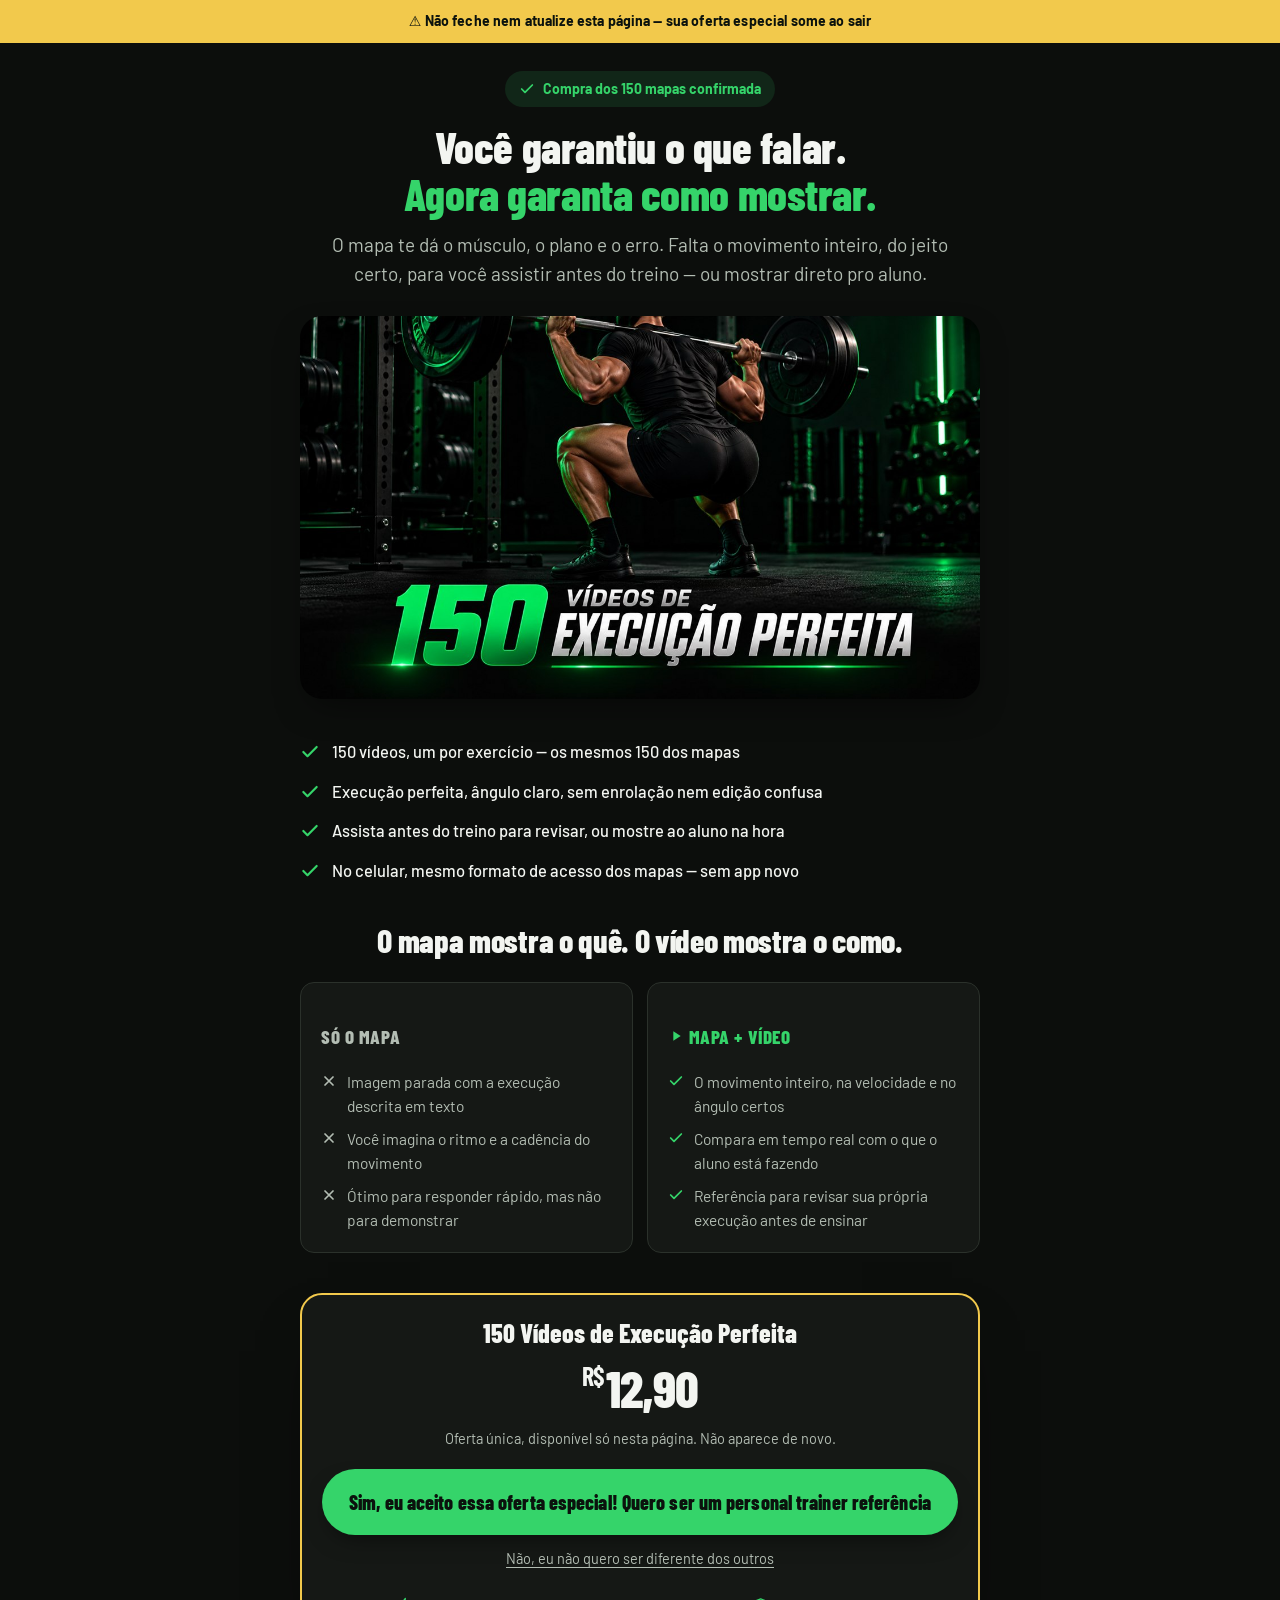
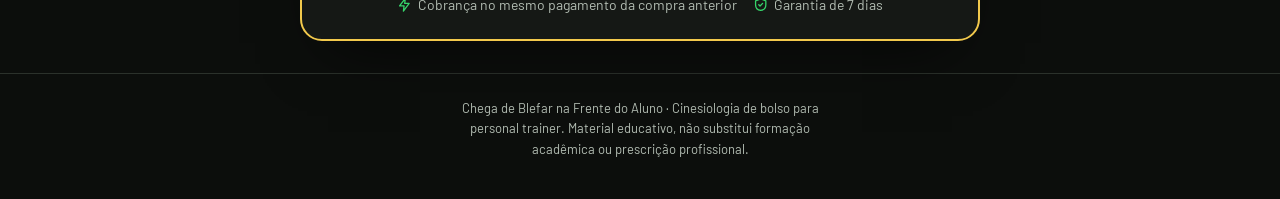
<file: upsell.html>
<!DOCTYPE html>
<html lang="pt-BR">
<head>
<meta charset="UTF-8">
<meta name="viewport" content="width=device-width, initial-scale=1.0">
<title>Oferta especial — 150 Vídeos de Execução Perfeita</title>
<meta name="robots" content="noindex, nofollow">
<meta name="theme-color" content="#0C0E0C">
<link rel="icon" href="data:image/svg+xml,%3Csvg xmlns='http://www.w3.org/2000/svg' viewBox='0 0 64 64'%3E%3Crect width='64' height='64' rx='14' fill='%230C0E0C'/%3E%3Cpath d='M14 34l12 12 24-26' fill='none' stroke='%2335D46A' stroke-width='8' stroke-linecap='round' stroke-linejoin='round'/%3E%3C/svg%3E">
<link rel="preconnect" href="https://fonts.googleapis.com">
<link rel="preconnect" href="https://fonts.gstatic.com" crossorigin>
<link href="https://fonts.googleapis.com/css2?family=Barlow+Condensed:wght@700;800&family=Barlow:wght@400;500;600;700&display=swap" rel="stylesheet">
<link rel="preload" as="image" href="img/upsell-capa.jpg">

<style>
  :root{
    --bg:#0C0E0C;
    --surface:#151815;
    --surface-2:#1C201C;
    --line:#2B312B;
    --text:#F3F5F1;
    --muted:#B3BDB3;
    --green:#35D46A;
    --green-deep:#1F9A4C;
    --green-tint:rgba(53,212,106,.12);
    --ink:#0B120D;
    --old:#C98B8B;
    --gold:#F2C94C;
    --gold-soft:#FFE08A;
    --radius:14px;
    --radius-lg:22px;
    --shadow:0 14px 34px -12px rgba(0,0,0,.55);
    --display:'Barlow Condensed',Impact,sans-serif;
    --body:'Barlow',system-ui,sans-serif;
    --max:720px;
  }
  *{box-sizing:border-box;}
  html{-webkit-text-size-adjust:100%;}
  body{
    margin:0;background:var(--bg);color:var(--text);
    font-family:var(--body);font-size:17px;line-height:1.55;
    -webkit-font-smoothing:antialiased;overflow-x:hidden;
  }
  ::selection{background:var(--green);color:var(--ink);}
  :focus-visible{outline:3px solid var(--green);outline-offset:3px;border-radius:6px;}
  img{display:block;max-width:100%;height:auto;}
  a{color:inherit;text-decoration:none;}
  ul{margin:0;padding:0;list-style:none;}
  p{margin:0;}
  h1,h2{font-family:var(--display);font-weight:800;line-height:1.08;margin:0;letter-spacing:-.01em;text-wrap:balance;}
  .wrap{max-width:var(--max);margin:0 auto;padding:0 20px;}
  section{padding:32px 0;}
  .lead{font-size:clamp(17px,2.2vw,19px);color:var(--muted);max-width:56ch;margin-top:12px;}
  .icon{width:1.1em;height:1.1em;flex:0 0 auto;}

  /* ===== Alerta ===== */
  .alerta{
    background:var(--gold);color:var(--ink);text-align:center;
    font-weight:700;font-size:14px;line-height:1.35;padding:12px 16px;letter-spacing:.01em;
  }

  /* ===== Botão ===== */
  .btn{
    line-height:1.1;display:inline-flex;align-items:center;justify-content:center;gap:10px;
    font-family:var(--display);font-weight:800;font-size:21px;letter-spacing:.01em;text-transform:uppercase;
    min-height:62px;padding:14px 22px;border-radius:999px;border:0;cursor:pointer;width:100%;
    background:var(--green);color:var(--ink);
    box-shadow:0 10px 24px -10px rgba(0,0,0,.6);
    transition:transform .18s cubic-bezier(.2,.8,.2,1),box-shadow .18s,background .18s;
  }
  .btn:hover{background:#4BE07C;transform:translateY(-2px);box-shadow:0 16px 30px -12px rgba(0,0,0,.65);}
  .btn:active{transform:translateY(0);}

  /* ===== Hero ===== */
  .hero{padding:28px 0 8px;text-align:center;}
  .eyebrow{
    display:inline-flex;align-items:center;gap:8px;background:var(--green-tint);color:var(--green);
    font-weight:700;font-size:14px;padding:7px 14px;border-radius:999px;margin-bottom:16px;
  }
  .eyebrow .icon{width:16px;height:16px;}
  .hero h1{font-size:clamp(32px,7vw,44px);}
  .hero h1 em{font-style:normal;color:var(--green);}
  .hero .lead{margin-left:auto;margin-right:auto;}

  /* ===== Capa ===== */
  .capa{padding-top:20px;}
  .capa img{border-radius:var(--radius-lg);box-shadow:var(--shadow);width:100%;aspect-ratio:16/9;object-fit:cover;}

  /* ===== Pontos ===== */
  .pontos{padding-top:8px;}
  .pontos ul{display:grid;gap:14px;}
  .pontos li{display:flex;gap:12px;align-items:flex-start;font-size:16.5px;font-weight:500;}
  .pontos .icon{color:var(--green);margin-top:3px;width:20px;height:20px;}

  /* ===== Mapa x Vídeo ===== */
  .compara{padding-top:8px;}
  .compara h2{font-size:clamp(26px,5vw,32px);text-align:center;}
  .compara-grid{margin-top:24px;display:grid;gap:14px;}
  .compara > .wrap > .compara-grid > div{
    border-radius:var(--radius);padding:20px;border:1px solid var(--line);background:var(--surface);
  }
  .compara h3{font-size:19px;letter-spacing:.03em;text-transform:uppercase;color:var(--muted);font-family:var(--display);font-weight:800;}
  .compara .video{border-color:rgba(53,212,106,.5);background:linear-gradient(180deg,var(--green-tint),transparent 80%),var(--surface);}
  .compara .video h3{color:var(--green);}
  .compara ul{margin-top:12px;display:grid;gap:9px;}
  .compara li{display:flex;gap:10px;align-items:flex-start;font-size:15.5px;color:var(--muted);}
  .compara .icon{margin-top:3px;width:16px;height:16px;color:var(--muted);}
  .compara .video .icon{color:var(--green);}
  @media(min-width:640px){.compara-grid{grid-template-columns:1fr 1fr;}}

  /* ===== Oferta ===== */
  .oferta{padding-top:8px;}
  .oferta-card{
    position:relative;background:var(--surface);
    border:2px solid var(--gold);border-radius:var(--radius-lg);padding:24px 20px;
    box-shadow:0 30px 60px -28px rgba(0,0,0,.7);display:grid;gap:16px;
    animation:oferta-pulse 2.4s ease-in-out infinite;
  }
  @keyframes oferta-pulse{
    0%,100%{border-color:var(--gold);box-shadow:0 30px 60px -28px rgba(0,0,0,.7),0 0 0 0 rgba(242,201,76,.55);}
    50%{border-color:var(--gold-soft);box-shadow:0 30px 60px -28px rgba(0,0,0,.7),0 0 26px 6px rgba(242,201,76,.6);}
  }
  .oferta-card .nome{font-family:var(--display);font-weight:800;font-size:26px;line-height:1.1;text-align:center;}
  .price-row{display:flex;align-items:baseline;justify-content:center;gap:10px;flex-wrap:wrap;text-align:center;}
  .price-row .old{color:var(--old);text-decoration:line-through;font-size:17px;font-weight:500;}
  .price-row .now{font-family:var(--display);font-weight:800;font-size:52px;line-height:.9;color:var(--text);letter-spacing:-.02em;}
  .price-row .now small{font-size:.5em;vertical-align:top;margin-right:2px;font-weight:700;}
  .oferta-nota{text-align:center;font-size:14.5px;color:var(--muted);}

  /* Botão do upsell da Kiwify — recebe a aparência do site */
  #kiwify-upsell-ikQJh65{display:grid;gap:12px;margin-top:4px;}
  #kiwify-upsell-trigger-ikQJh65{
    line-height:1.15;display:flex;align-items:center;justify-content:center;gap:10px;text-align:center;
    font-family:var(--display);font-weight:800;font-size:20px;letter-spacing:.005em;text-transform:none;
    min-height:66px;padding:14px 22px;border-radius:999px;border:0;cursor:pointer;width:100%;
    background:var(--kiwify-upsell-accept-bg,var(--green));color:var(--kiwify-upsell-accept-color,var(--ink));
    box-shadow:0 10px 24px -10px rgba(0,0,0,.6);
    transition:transform .18s cubic-bezier(.2,.8,.2,1),box-shadow .18s;
  }
  #kiwify-upsell-trigger-ikQJh65:hover{transform:translateY(-2px);box-shadow:0 16px 30px -12px rgba(0,0,0,.65);}
  #kiwify-upsell-cancel-trigger-ikQJh65{
    text-align:center;font-size:14.5px;color:var(--muted);text-decoration:underline;text-underline-offset:3px;
    cursor:pointer;
  }
  #kiwify-upsell-cancel-trigger-ikQJh65:hover{color:var(--text);}

  .selo{margin-top:8px;font-size:14px;color:var(--muted);display:flex;flex-wrap:wrap;gap:6px 16px;align-items:center;justify-content:center;}
  .selo span{display:inline-flex;align-items:center;gap:6px;}
  .selo .icon{color:var(--green);}

  footer{border-top:1px solid var(--line);padding:24px 0 40px;color:var(--muted);font-size:13px;text-align:center;}
  footer p{max-width:56ch;margin:0 auto;}
</style>
</head>
<body>

<svg width="0" height="0" style="position:absolute" aria-hidden="true">
  <symbol id="i-check" viewBox="0 0 24 24"><path d="M20 6 9 17l-5-5" fill="none" stroke="currentColor" stroke-width="2.6" stroke-linecap="round" stroke-linejoin="round"/></symbol>
  <symbol id="i-x" viewBox="0 0 24 24"><path d="M18 6 6 18M6 6l12 12" fill="none" stroke="currentColor" stroke-width="2.6" stroke-linecap="round"/></symbol>
  <symbol id="i-bolt" viewBox="0 0 24 24"><path d="M13 2 4 14h7l-1 8 9-12h-7l1-8z" fill="none" stroke="currentColor" stroke-width="2" stroke-linejoin="round"/></symbol>
  <symbol id="i-shield" viewBox="0 0 24 24"><path d="M12 3 4 6v6c0 5 3.4 8.4 8 9 4.6-.6 8-4 8-9V6l-8-3z" fill="none" stroke="currentColor" stroke-width="2" stroke-linejoin="round"/><path d="m9 12 2 2 4-4" fill="none" stroke="currentColor" stroke-width="2" stroke-linecap="round" stroke-linejoin="round"/></symbol>
  <symbol id="i-play" viewBox="0 0 24 24"><path d="M8 5v14l11-7z" fill="currentColor"/></symbol>
</svg>

<div class="alerta">⚠ Não feche nem atualize esta página — sua oferta especial some ao sair</div>

<header class="hero">
  <div class="wrap">
    <span class="eyebrow"><svg class="icon"><use href="#i-check"/></svg>Compra dos 150 mapas confirmada</span>
    <h1>Você garantiu o que falar. <em>Agora garanta como mostrar.</em></h1>
    <p class="lead">O mapa te dá o músculo, o plano e o erro. Falta o movimento inteiro, do jeito certo, para você assistir antes do treino — ou mostrar direto pro aluno.</p>
  </div>
</header>

<section class="capa">
  <div class="wrap">
    <img src="img/upsell-capa.jpg" width="1200" height="675" alt="150 Vídeos de Execução Perfeita" fetchpriority="high">
  </div>
</section>

<section class="pontos">
  <div class="wrap">
    <ul>
      <li><svg class="icon"><use href="#i-check"/></svg><span>150 vídeos, um por exercício — os mesmos 150 dos mapas</span></li>
      <li><svg class="icon"><use href="#i-check"/></svg><span>Execução perfeita, ângulo claro, sem enrolação nem edição confusa</span></li>
      <li><svg class="icon"><use href="#i-check"/></svg><span>Assista antes do treino para revisar, ou mostre ao aluno na hora</span></li>
      <li><svg class="icon"><use href="#i-check"/></svg><span>No celular, mesmo formato de acesso dos mapas — sem app novo</span></li>
    </ul>
  </div>
</section>

<section class="compara">
  <div class="wrap">
    <h2>O mapa mostra o quê. O vídeo mostra o como.</h2>
    <div class="compara-grid">
      <div class="mapa">
        <h3>Só o mapa</h3>
        <ul>
          <li><svg class="icon"><use href="#i-x"/></svg><span>Imagem parada com a execução descrita em texto</span></li>
          <li><svg class="icon"><use href="#i-x"/></svg><span>Você imagina o ritmo e a cadência do movimento</span></li>
          <li><svg class="icon"><use href="#i-x"/></svg><span>Ótimo para responder rápido, mas não para demonstrar</span></li>
        </ul>
      </div>
      <div class="video">
        <h3><svg class="icon"><use href="#i-play"/></svg> Mapa + vídeo</h3>
        <ul>
          <li><svg class="icon"><use href="#i-check"/></svg><span>O movimento inteiro, na velocidade e no ângulo certos</span></li>
          <li><svg class="icon"><use href="#i-check"/></svg><span>Compara em tempo real com o que o aluno está fazendo</span></li>
          <li><svg class="icon"><use href="#i-check"/></svg><span>Referência para revisar sua própria execução antes de ensinar</span></li>
        </ul>
      </div>
    </div>
  </div>
</section>

<!-- ============ OFERTA (widget de upsell da Kiwify) ============
     Não altere os ids/atributos do bloco abaixo: o script da Kiwify
     depende exatamente desses ids para processar a cobrança no mesmo
     pagamento da compra anterior (upsell de um clique). -->
<section class="oferta">
  <div class="wrap">
    <div class="oferta-card">
      <div class="nome">150 Vídeos de Execução Perfeita</div>
      <div class="price-row">
        <span class="now"><small>R$</small>12,90</span>
      </div>
      <p class="oferta-nota">Oferta única, disponível só nesta página. Não aparece de novo.</p>

      <div id="kiwify-upsell-ikQJh65" data-upsell-url="" data-downsell-url="" style="--kiwify-upsell-accept-bg:#35D46A;--kiwify-upsell-accept-color:#0B120D">
        <button id="kiwify-upsell-trigger-ikQJh65">Sim, eu aceito essa oferta especial! Quero ser um personal trainer referência</button>
        <div id="kiwify-upsell-cancel-trigger-ikQJh65">Não, eu não quero ser diferente dos outros</div>
      </div>

      <div class="selo">
        <span><svg class="icon"><use href="#i-bolt"/></svg>Cobrança no mesmo pagamento da compra anterior</span>
        <span><svg class="icon"><use href="#i-shield"/></svg>Garantia de 7 dias</span>
      </div>
    </div>
  </div>
</section>

<footer>
  <div class="wrap">
    <p>Chega de Blefar na Frente do Aluno · Cinesiologia de bolso para personal trainer. Material educativo, não substitui formação acadêmica ou prescrição profissional.</p>
  </div>
</footer>

<script src="https://snippets.kiwify.com/upsell-v2/upsell.min.js"></script>
</body>
</html>
</file>
